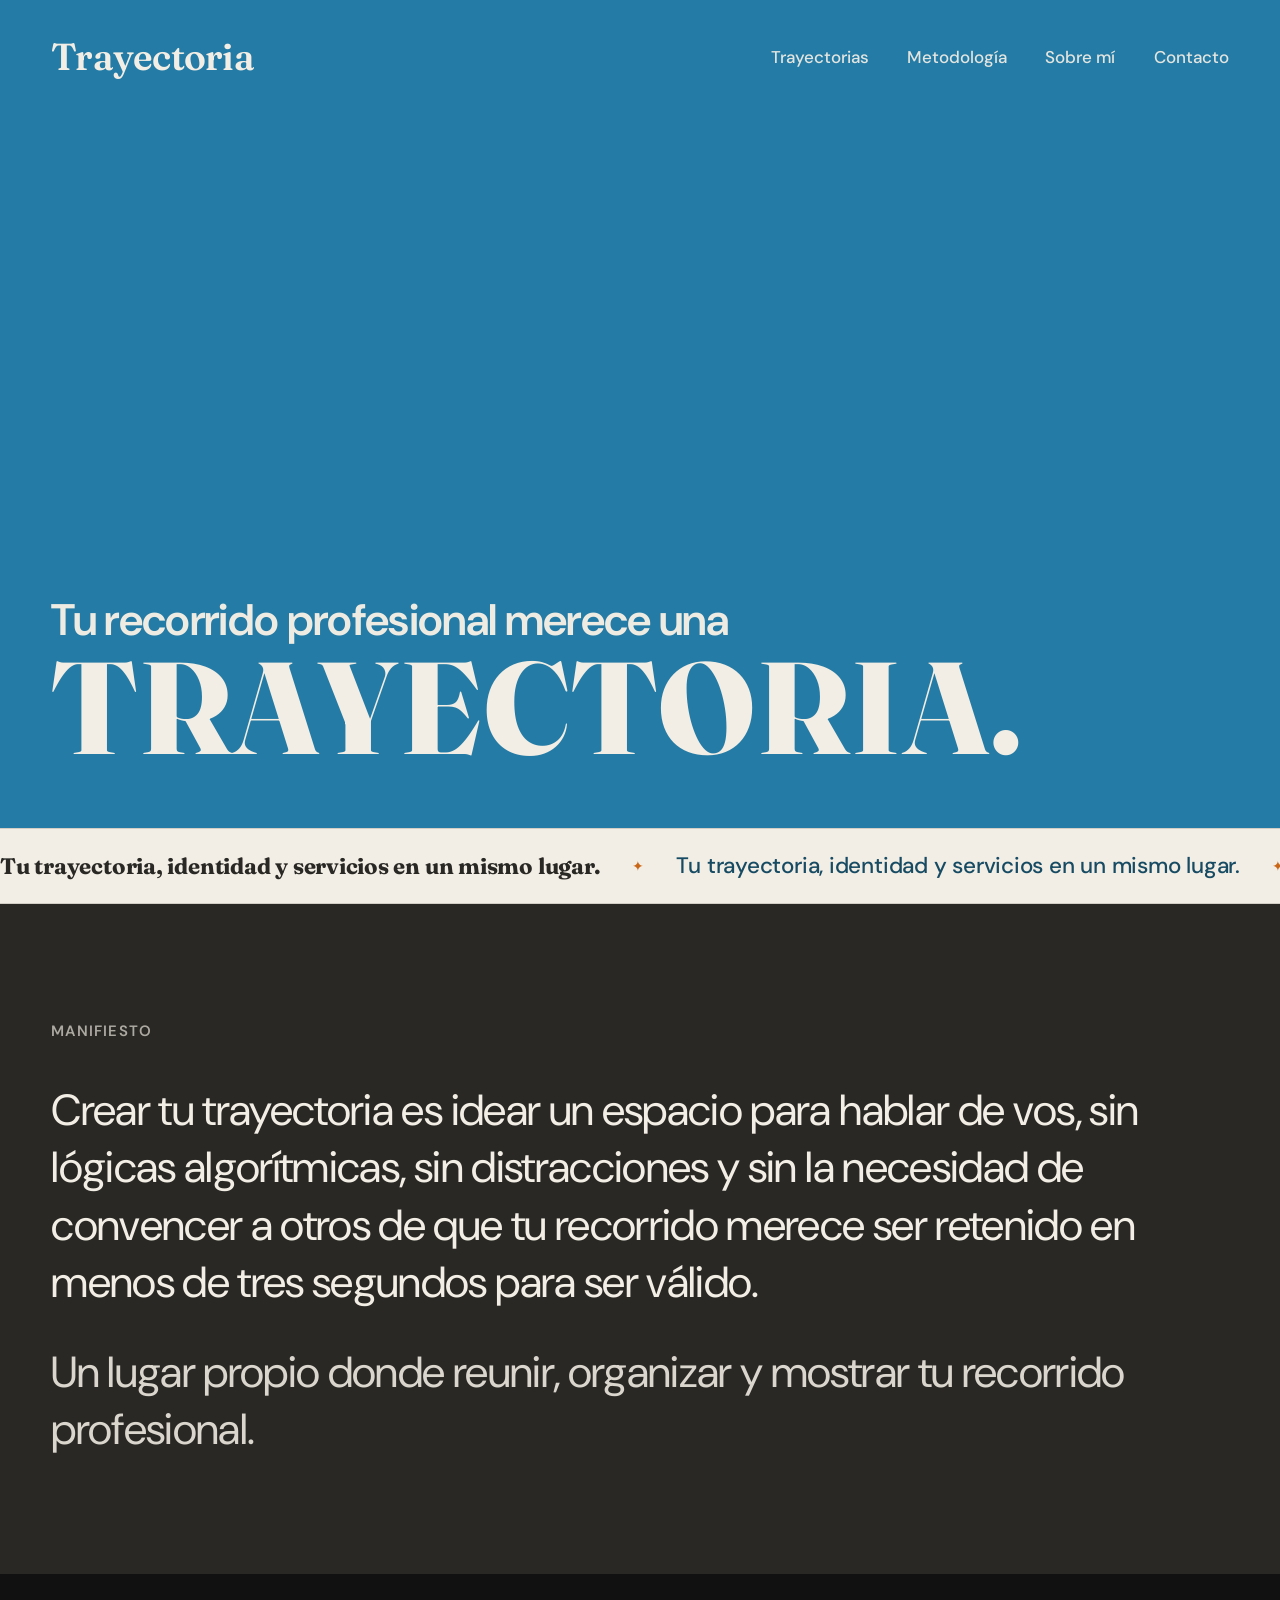
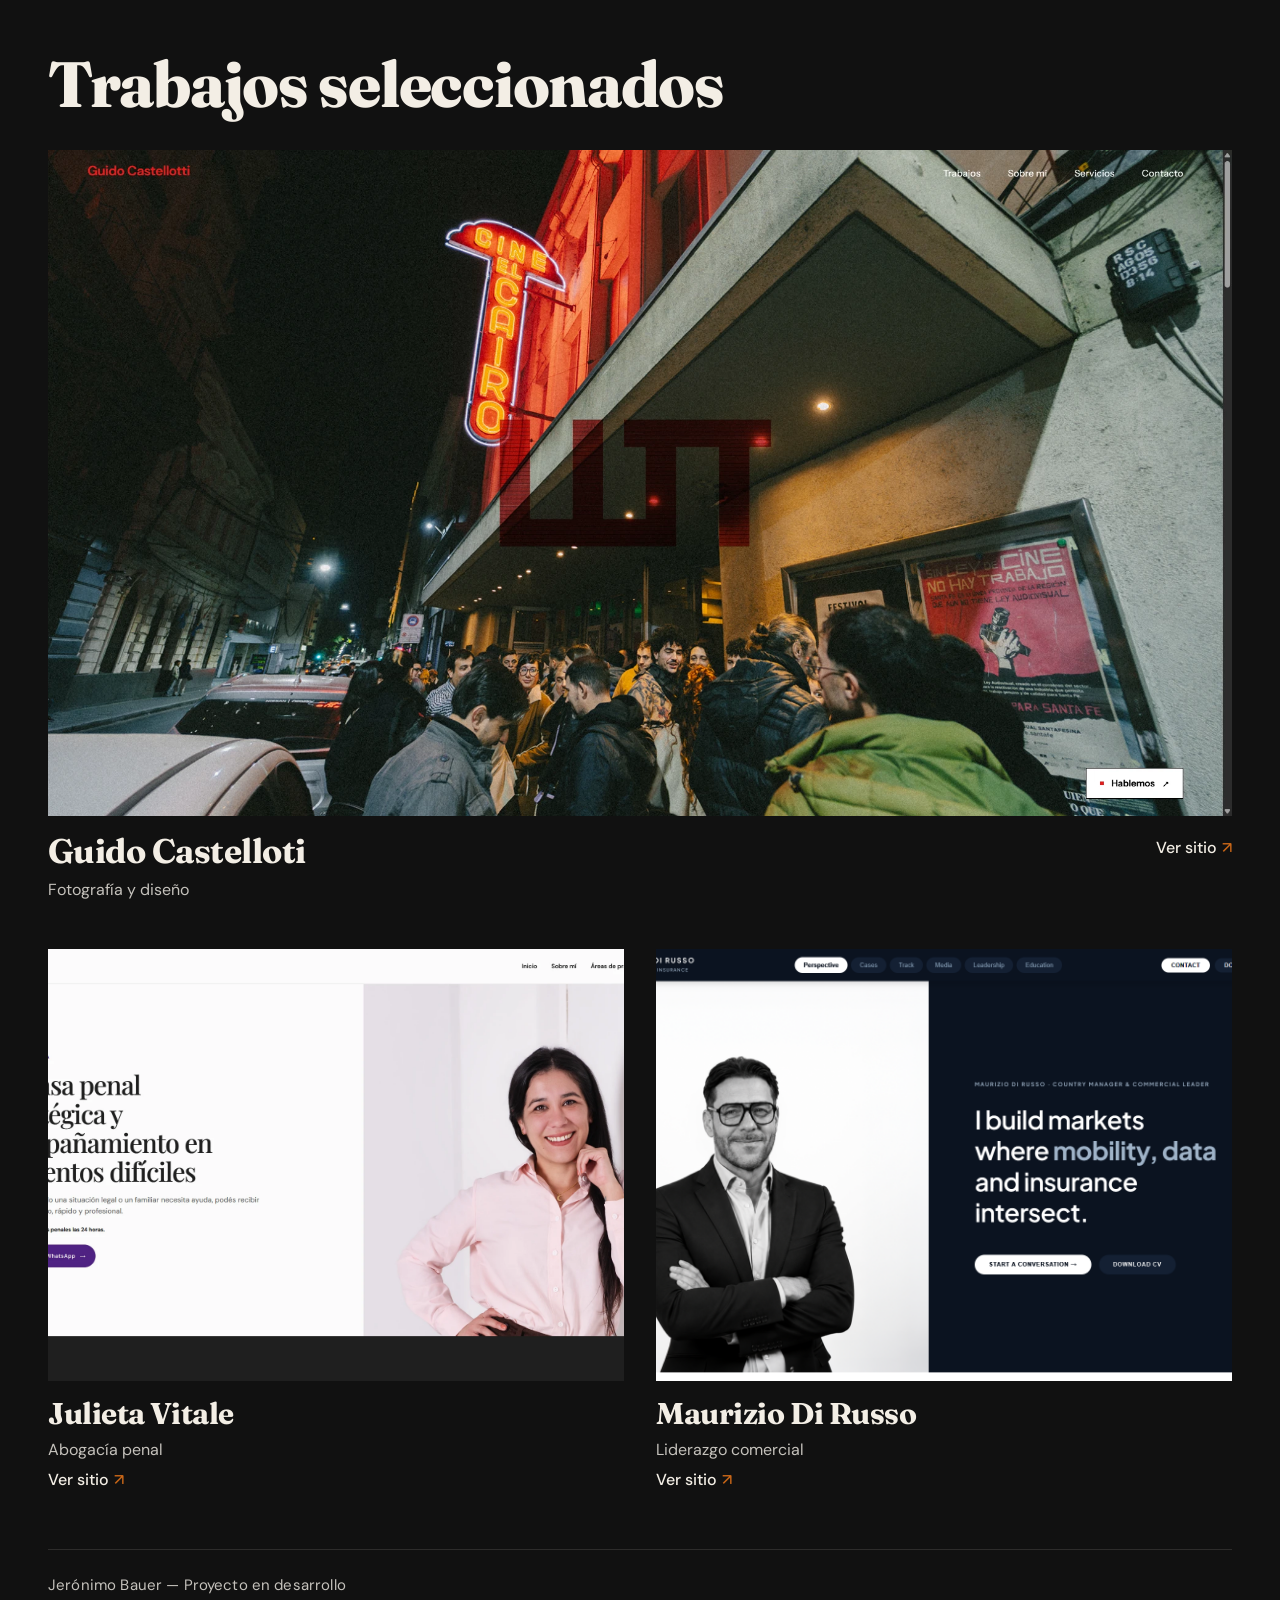
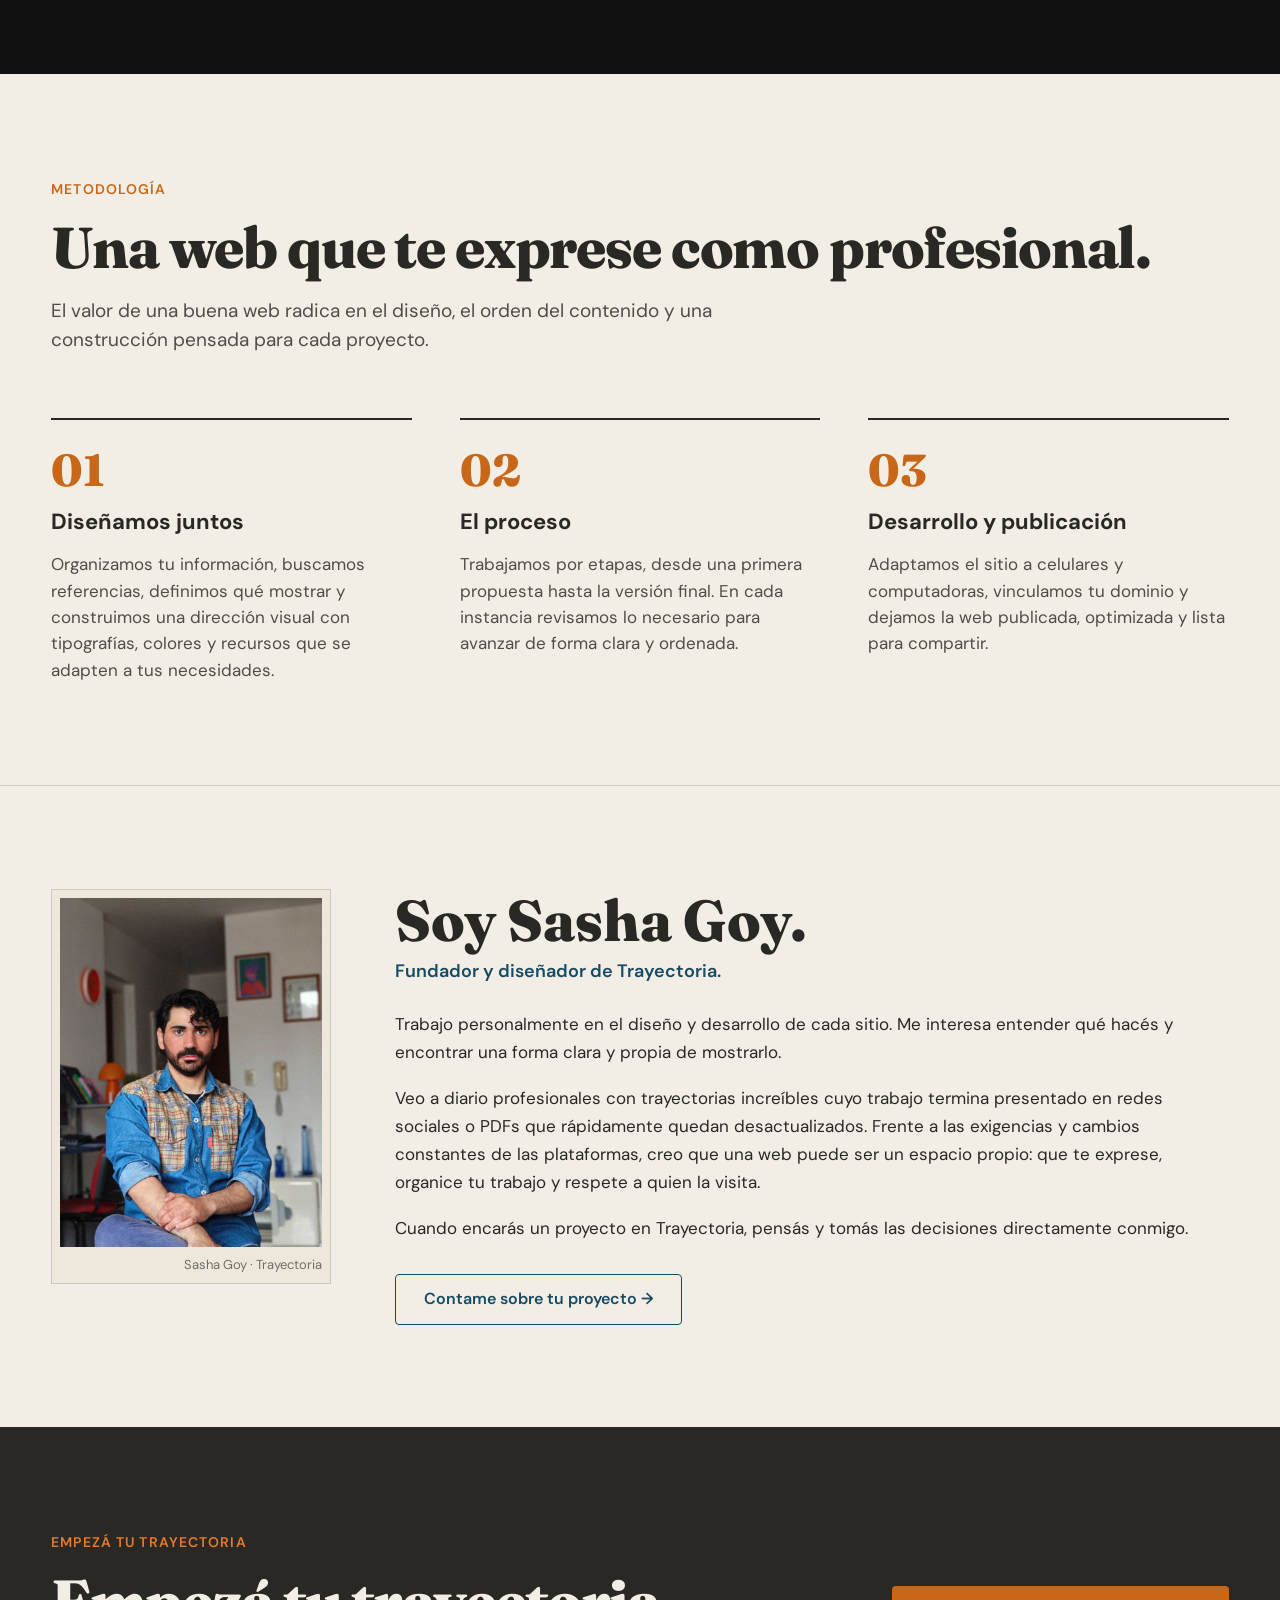
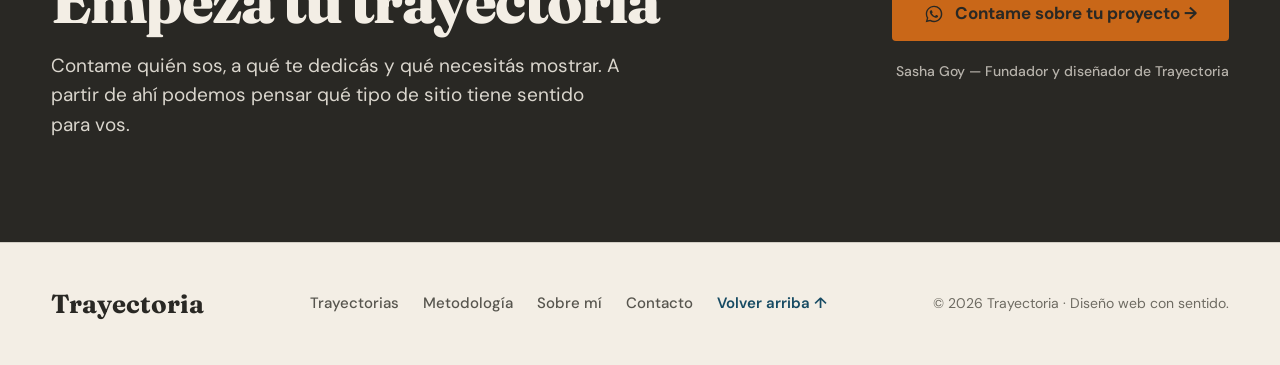
<file: index.html>
<!DOCTYPE html>
<html lang="es">
<head>
  <meta charset="UTF-8">
  <meta name="viewport" content="width=device-width, initial-scale=1.0">
  <title>Trayectoria — Diseño web para trayectorias profesionales</title>
  <meta name="description" content="Tu recorrido profesional merece una web de Trayectoria. Diseño webs que conectan tu identidad y lo que hacés en una presencia digital singular.">

  <!-- Open Graph -->
  <meta property="og:title" content="Trayectoria — Diseño web para trayectorias profesionales">
  <meta property="og:description" content="Tu recorrido profesional merece una web de Trayectoria. Sasha Goy, fundador y diseñador.">
  <meta property="og:type" content="website">
  <meta property="og:image" content="img/sasha-goy.jpg">

  <!-- Favicon tipográfico -->
  <link rel="icon" href="data:image/svg+xml,<svg xmlns='http://www.w3.org/2000/svg' viewBox='0 0 100 100'><rect width='100' height='100' rx='16' fill='%23247BA5'/><text x='50' y='72' font-size='68' font-family='serif' font-weight='bold' fill='%23F3EEE5' text-anchor='middle'>T</text></svg>">

  <!-- Google Fonts: Fraunces (300..900 variable opsz) + DM Sans (400..700 variable) -->
  <link rel="preconnect" href="https://fonts.googleapis.com">
  <link rel="preconnect" href="https://fonts.gstatic.com" crossorigin>
  <link href="https://fonts.googleapis.com/css2?family=DM+Sans:ital,opsz,wght@0,9..40,400..700;1,9..40,400..700&family=Fraunces:ital,opsz,wght@0,9..144,300..900;1,9..144,300..900&display=swap" rel="stylesheet">

  <!-- Hoja de estilos principal -->
  <link rel="stylesheet" href="css/estudio.css?v=2026.editorial.1">
</head>
<body id="top">

  <!-- Enlace accesible para saltar al contenido principal -->
  <a href="#contenido" class="skip-link">Saltar al contenido principal</a>

  <!-- ==================== ENCABEZADO Y HERO (Fondo compartido Denim #247BA5) ==================== -->
  <div class="hero-denim-wrapper">
    
    <!-- Encabezado integrado en la parte superior -->
    <header class="site-header" role="banner">
      <div class="site-container">
        <div class="header-inner">
          
          <!-- Marca en Fraunces serif -->
          <a href="#top" class="brand-link" aria-label="Trayectoria — Volver al inicio">
            <span class="brand-logo">Trayectoria</span>
          </a>

          <!-- Navegación principal -->
          <nav class="header-nav" aria-label="Navegación principal">
            <ul class="nav-list">
              <li><a href="#trayectorias" class="nav-link">Trayectorias</a></li>
              <li><a href="#metodologia" class="nav-link">Metodología</a></li>
              <li><a href="#sobre-mi" class="nav-link">Sobre mí</a></li>
              <li><a href="#contacto" class="nav-link">Contacto</a></li>
            </ul>
          </nav>

          <!-- Botón menú móvil accesible -->
          <button type="button" class="mobile-menu-toggle" aria-label="Abrir menú de navegación" aria-expanded="false" aria-controls="mobile-menu">
            <svg viewBox="0 0 24 24" fill="none" stroke="currentColor" stroke-width="2" stroke-linecap="round" stroke-linejoin="round" aria-hidden="true">
              <line x1="3" y1="12" x2="21" y2="12"></line>
              <line x1="3" y1="6" x2="21" y2="6"></line>
              <line x1="3" y1="18" x2="21" y2="18"></line>
            </svg>
          </button>

        </div>
      </div>
    </header>

    <!-- Menú móvil desplegable -->
    <div id="mobile-menu" class="mobile-menu-drawer" aria-hidden="true">
      <ul class="mobile-nav-list">
        <li><a href="#trayectorias" class="mobile-nav-link">Trayectorias</a></li>
        <li><a href="#metodologia" class="mobile-nav-link">Metodología</a></li>
        <li><a href="#sobre-mi" class="mobile-nav-link">Sobre mí</a></li>
        <li><a href="#contacto" class="mobile-nav-link">Contacto</a></li>
      </ul>
    </div>

    <!-- Sección Hero tipográfica monumental -->
    <section class="section-hero" aria-labelledby="hero-title">
      <div class="site-container hero-container">
        <div class="hero-content">
          <p class="hero-pretitle">Tu recorrido profesional merece una</p>
          <h1 id="hero-title" class="hero-giant-title">TRAYECTORIA.</h1>
        </div>
      </div>
    </section>

  </div>

  <main id="contenido">

    <!-- ==================== FRANJA ANIMADA CONTINUA (Hueso #F3EEE5) ==================== -->
    <section class="ticker-banner" aria-label="Frase de identidad" role="region">
      <div class="ticker-wrap" data-speed="35">
        <div class="ticker-track">
          <!-- Bloque de contenido repetido para bucle 100% continuo sin saltos -->
          <div class="ticker-content" aria-hidden="true">
            <span class="ticker-text font-fraunces text-carbon">Tu trayectoria, identidad y servicios en un mismo lugar.</span>
            <span class="ticker-bullet text-naranja">✦</span>
            <span class="ticker-text font-sans text-azul">Tu trayectoria, identidad y servicios en un mismo lugar.</span>
            <span class="ticker-bullet text-naranja">✦</span>
            <span class="ticker-text font-fraunces text-carbon">Tu trayectoria, identidad y servicios en un mismo lugar.</span>
            <span class="ticker-bullet text-naranja">✦</span>
            <span class="ticker-text font-sans text-azul">Tu trayectoria, identidad y servicios en un mismo lugar.</span>
            <span class="ticker-bullet text-naranja">✦</span>
          </div>
          <div class="ticker-content" aria-hidden="true">
            <span class="ticker-text font-fraunces text-carbon">Tu trayectoria, identidad y servicios en un mismo lugar.</span>
            <span class="ticker-bullet text-naranja">✦</span>
            <span class="ticker-text font-sans text-azul">Tu trayectoria, identidad y servicios en un mismo lugar.</span>
            <span class="ticker-bullet text-naranja">✦</span>
            <span class="ticker-text font-fraunces text-carbon">Tu trayectoria, identidad y servicios en un mismo lugar.</span>
            <span class="ticker-bullet text-naranja">✦</span>
            <span class="ticker-text font-sans text-azul">Tu trayectoria, identidad y servicios en un mismo lugar.</span>
            <span class="ticker-bullet text-naranja">✦</span>
          </div>
        </div>
      </div>
      <p class="visually-hidden">Tu trayectoria, identidad y servicios en un mismo lugar.</p>
    </section>

    <!-- ==================== MANIFIESTO (Fondo carbón #292824 de punta a punta) ==================== -->
    <section class="section-manifesto section-fullbleed" aria-labelledby="manifesto-tag">
      <div class="site-container">
        <div class="manifesto-inner">
          <span id="manifesto-tag" class="manifesto-tag">Manifiesto</span>
          <p class="manifesto-statement">
            Crear tu trayectoria es idear un espacio para hablar de vos, sin lógicas algorítmicas, sin distracciones y sin la necesidad de convencer a otros de que tu recorrido merece ser retenido en menos de tres segundos para ser válido.
          </p>
          <p class="manifesto-statement manifesto-statement-secondary">
            Un lugar propio donde reunir, organizar y mostrar tu recorrido profesional.
          </p>
        </div>
      </div>
    </section>

    <!-- ==================== TRABAJOS SELECCIONADOS (Fondo negro #111111) ==================== -->
    <section class="section-works section-fullbleed" id="trayectorias" aria-labelledby="works-heading">
      <a id="trabajos" class="anchor-alias" aria-hidden="true"></a>
      
      <div class="works-container">
        
        <!-- Encabezado editorial alineado a la izquierda -->
        <header class="works-header">
          <h2 id="works-heading" class="works-title">Trabajos seleccionados</h2>
        </header>

        <!-- Grilla editorial de proyectos -->
        <div class="works-grid">

          <!-- 1. Guido Castelloti (Fila completa panorámica ~16:9) -->
          <article class="work-item work-item--featured">
            <a 
              href="https://trayectoriaweb.github.io/Guido-Castelloti-web/" 
              target="_blank" 
              rel="noopener noreferrer" 
              class="work-media-link"
              aria-label="Ver sitio web de Guido Castelloti — Fotografía y diseño (abre en nueva pestaña)"
            >
              <div class="work-media-frame work-media-frame--featured">
                <picture>
                  <source srcset="img/proyectos/guido-castellotti-hero.webp" type="image/webp">
                  <img 
                    src="img/proyectos/guido-castellotti-hero.png" 
                    alt="Captura del sitio web de Guido Castelloti" 
                    class="work-img" 
                    loading="lazy" 
                    width="1600" 
                    height="900"
                  >
                </picture>
              </div>
            </a>
            
            <div class="work-info work-info--featured">
              <div class="work-info-main">
                <h3 class="work-name">Guido Castelloti</h3>
                <p class="work-activity">Fotografía y diseño</p>
              </div>
              <div class="work-info-action">
                <a 
                  href="https://trayectoriaweb.github.io/Guido-Castelloti-web/" 
                  target="_blank" 
                  rel="noopener noreferrer" 
                  class="work-link"
                >
                  Ver sitio <span class="work-link-arrow" aria-hidden="true">↗</span>
                </a>
              </div>
            </div>
          </article>

          <!-- Fila de 2 columnas para Julieta Vitale y Maurizio Di Russo -->
          <div class="works-row-columns">

            <!-- 2. Julieta Vitale -->
            <article class="work-item">
              <a 
                href="https://angelesgoy.github.io/julieta-vitale-abogada/" 
                target="_blank" 
                rel="noopener noreferrer" 
                class="work-media-link"
                aria-label="Ver sitio web de Julieta Vitale — Abogacía penal (abre en nueva pestaña)"
              >
                <div class="work-media-frame">
                  <picture>
                    <source srcset="img/proyectos/julieta-vitale-hero.webp" type="image/webp">
                    <img 
                      src="img/proyectos/julieta-vitale-hero.png" 
                      alt="Captura del sitio web de Julieta Vitale" 
                      class="work-img" 
                      loading="lazy" 
                      width="1600" 
                      height="900"
                    >
                  </picture>
                </div>
              </a>
              
              <div class="work-info">
                <h3 class="work-name">Julieta Vitale</h3>
                <p class="work-activity">Abogacía penal</p>
                <div class="work-info-action">
                  <a 
                    href="https://angelesgoy.github.io/julieta-vitale-abogada/" 
                    target="_blank" 
                    rel="noopener noreferrer" 
                    class="work-link"
                  >
                    Ver sitio <span class="work-link-arrow" aria-hidden="true">↗</span>
                  </a>
                </div>
              </div>
            </article>

            <!-- 3. Maurizio Di Russo -->
            <article class="work-item">
              <a 
                href="https://angelesgoy.github.io/maurizio-di-russo/" 
                target="_blank" 
                rel="noopener noreferrer" 
                class="work-media-link"
                aria-label="Ver sitio web de Maurizio Di Russo — Liderazgo comercial (abre en nueva pestaña)"
              >
                <div class="work-media-frame">
                  <picture>
                    <source srcset="img/proyectos/maurizio-stage-16x9.png" type="image/png">
                    <img 
                      src="img/proyectos/maurizio-stage-16x9.png" 
                      alt="Captura del sitio web de Maurizio Di Russo" 
                      class="work-img" 
                      loading="lazy" 
                      width="1600" 
                      height="900"
                    >
                  </picture>
                </div>
              </a>
              
              <div class="work-info">
                <h3 class="work-name">Maurizio Di Russo</h3>
                <p class="work-activity">Liderazgo comercial</p>
                <div class="work-info-action">
                  <a 
                    href="https://angelesgoy.github.io/maurizio-di-russo/" 
                    target="_blank" 
                    rel="noopener noreferrer" 
                    class="work-link"
                  >
                    Ver sitio <span class="work-link-arrow" aria-hidden="true">↗</span>
                  </a>
                </div>
              </div>
            </article>

          </div>

        </div>

        <!-- Línea discreta al final para Jerónimo Bauer -->
        <div class="works-dev-note">
          <p class="works-dev-text">Jerónimo Bauer — Proyecto en desarrollo</p>
        </div>

      </div>
    </section>

    <!-- ==================== METODOLOGÍA (Fondo hueso #F3EEE5, estilo anterior de proceso claro y simple) ==================== -->
    <section class="section-process section-fullbleed" id="metodologia" aria-labelledby="metodologia-title">
      <a id="proceso" class="anchor-alias" aria-hidden="true"></a>
      <a id="servicio" class="anchor-alias" aria-hidden="true"></a>
      <div class="site-container">
        
        <header class="process-header">
          <span class="section-tag">Metodología</span>
          <h2 id="metodologia-title" class="process-main-title">
            Una web que te exprese como profesional.
          </h2>
          <p class="process-lead">
            El valor de una buena web radica en el diseño, el orden del contenido y una construcción pensada para cada proyecto.
          </p>
        </header>

        <div class="process-grid-layout">
          
          <div class="process-step-col">
            <span class="process-number">01</span>
            <h3 class="process-step-title">Diseñamos juntos</h3>
            <p class="process-step-desc">
              Organizamos tu información, buscamos referencias, definimos qué mostrar y construimos una dirección visual con tipografías, colores y recursos que se adapten a tus necesidades.
            </p>
          </div>

          <div class="process-step-col">
            <span class="process-number">02</span>
            <h3 class="process-step-title">El proceso</h3>
            <p class="process-step-desc">
              Trabajamos por etapas, desde una primera propuesta hasta la versión final. En cada instancia revisamos lo necesario para avanzar de forma clara y ordenada.
            </p>
          </div>

          <div class="process-step-col">
            <span class="process-number">03</span>
            <h3 class="process-step-title">Desarrollo y publicación</h3>
            <p class="process-step-desc">
              Adaptamos el sitio a celulares y computadoras, vinculamos tu dominio y dejamos la web publicada, optimizada y lista para compartir.
            </p>
          </div>

        </div>

      </div>
    </section>

    <!-- ==================== SOBRE MÍ (Fondo hueso #F3EEE5 con retrato real) ==================== -->
    <section class="section-about section-fullbleed" id="sobre-mi" aria-labelledby="about-title">
      <div class="site-container">
        <div class="about-grid">
          
          <!-- Izquierda: Fotografía original de Sasha Goy -->
          <div class="about-photo-col">
            <div class="about-photo-wrapper">
              <img 
                src="img/sasha-goy.jpg" 
                alt="Fotografía de Sasha Goy, fundador y diseñador de Trayectoria" 
                class="about-portrait"
                width="768"
                height="1024"
                loading="lazy"
              >
              <p class="about-caption">Sasha Goy · Trayectoria</p>
            </div>
          </div>

          <!-- Derecha: Bio editorial -->
          <div class="about-content-col">
            <h2 id="about-title" class="about-title">Soy Sasha Goy.</h2>
            <p class="about-role-tag">Fundador y diseñador de Trayectoria.</p>

            <div class="about-bio-paragraphs">
              <p>
                Trabajo personalmente en el diseño y desarrollo de cada sitio. Me interesa entender qué hacés y encontrar una forma clara y propia de mostrarlo.
              </p>
              <p>
                Veo a diario profesionales con trayectorias increíbles cuyo trabajo termina presentado en redes sociales o PDFs que rápidamente quedan desactualizados. Frente a las exigencias y cambios constantes de las plataformas, creo que una web puede ser un espacio propio: que te exprese, organice tu trabajo y respete a quien la visita.
              </p>
              <p>
                Cuando encarás un proyecto en Trayectoria, pensás y tomás las decisiones directamente conmigo.
              </p>
            </div>

            <div class="about-actions">
              <a href="#contacto" class="btn-secondary">
                Contame sobre tu proyecto →
              </a>
            </div>
          </div>

        </div>
      </div>
    </section>

    <!-- ==================== CONTACTO (Fondo carbón #292824 con acento naranja) ==================== -->
    <section class="section-contact section-fullbleed" id="contacto" aria-labelledby="contact-title">
      <div class="site-container">
        
        <div class="contact-grid">
          
          <!-- Título a la izquierda -->
          <div>
            <span class="contact-subtag">Empezá tu trayectoria</span>
            <h2 id="contact-title" class="contact-title">
              Empezá tu trayectoria
            </h2>
            <p class="contact-lead">
              Contame quién sos, a qué te dedicás y qué necesitás mostrar. A partir de ahí podemos pensar qué tipo de sitio tiene sentido para vos.
            </p>
          </div>

          <!-- Botón de acción hacia WhatsApp -->
          <div class="contact-action-wrapper">
            <a 
              href="https://wa.me/5491123456789?text=Hola%20Sasha,%20estuve%20viendo%20Trayectoria%20y%20me%20gustar%C3%ADa%20conversar%20sobre%20mi%20sitio." 
              class="btn-primary"
              data-whatsapp="true"
              target="_blank" 
              rel="noopener noreferrer"
            >
              <svg width="20" height="20" viewBox="0 0 24 24" fill="currentColor" aria-hidden="true">
                <path d="M12.04 2c-5.46 0-9.91 4.45-9.91 9.91 0 1.75.46 3.45 1.32 4.95L2.05 22l5.25-1.38c1.45.79 3.08 1.21 4.74 1.21 5.46 0 9.91-4.45 9.91-9.91 0-2.65-1.03-5.14-2.9-7.01A9.816 9.816 0 0 0 12.04 2zm0 18.15c-1.49 0-2.95-.4-4.22-1.16l-.3-.18-3.13.82.84-3.05-.2-.31a8.164 8.164 0 0 1-1.25-4.36c0-4.52 3.68-8.2 8.2-8.2 2.19 0 4.25.85 5.8 2.4 1.55 1.55 2.4 3.61 2.4 5.8 0 4.52-3.68 8.2-8.14 8.2zm4.49-6.13c-.25-.12-1.47-.72-1.7-.81-.23-.08-.39-.12-.56.12-.17.25-.64.81-.79.97-.14.17-.29.19-.54.06-.25-.12-1.05-.39-2-1.23-.74-.66-1.24-1.47-1.39-1.72-.14-.25-.02-.38.11-.5.11-.11.25-.29.37-.43.12-.14.17-.25.25-.41.08-.17.04-.31-.02-.43-.06-.12-.56-1.34-.76-1.84-.2-.48-.4-.42-.56-.43h-.47c-.17 0-.43.06-.66.31-.22.25-.86.84-.86 2.05 0 1.21.88 2.38 1 2.54.12.17 1.73 2.64 4.2 3.7.59.25 1.05.41 1.41.52.59.19 1.13.16 1.56.1.48-.07 1.47-.6 1.68-1.18.21-.58.21-1.07.14-1.18-.06-.13-.22-.2-.47-.32z"/>
              </svg>
              <span>Contame sobre tu proyecto →</span>
            </a>

            <span class="contact-motto">Sasha Goy — Fundador y diseñador de Trayectoria</span>
          </div>

        </div>

      </div>
    </section>

  </main>

  <!-- ==================== PIE DE PÁGINA (Fondo hueso #F3EEE5) ==================== -->
  <footer class="site-footer section-fullbleed" role="contentinfo">
    <div class="site-container">
      <div class="footer-row">
        
        <!-- Marca en Fraunces -->
        <a href="#top" class="footer-brand" aria-label="Trayectoria — Volver al inicio">
          Trayectoria
        </a>

        <!-- Enlaces -->
        <ul class="footer-nav">
          <li><a href="#trayectorias" class="footer-link">Trayectorias</a></li>
          <li><a href="#metodologia" class="footer-link">Metodología</a></li>
          <li><a href="#sobre-mi" class="footer-link">Sobre mí</a></li>
          <li><a href="#contacto" class="footer-link">Contacto</a></li>
          <li><a href="#top" class="footer-link footer-top-link">Volver arriba ↑</a></li>
        </ul>

        <div class="footer-copy">
          © 2026 Trayectoria · Diseño web con sentido.
        </div>

      </div>
    </div>
  </footer>

  <!-- Script interactivo principal -->
  <script src="js/estudio.js?v=2026.editorial.1"></script>
</body>
</html>
</file>
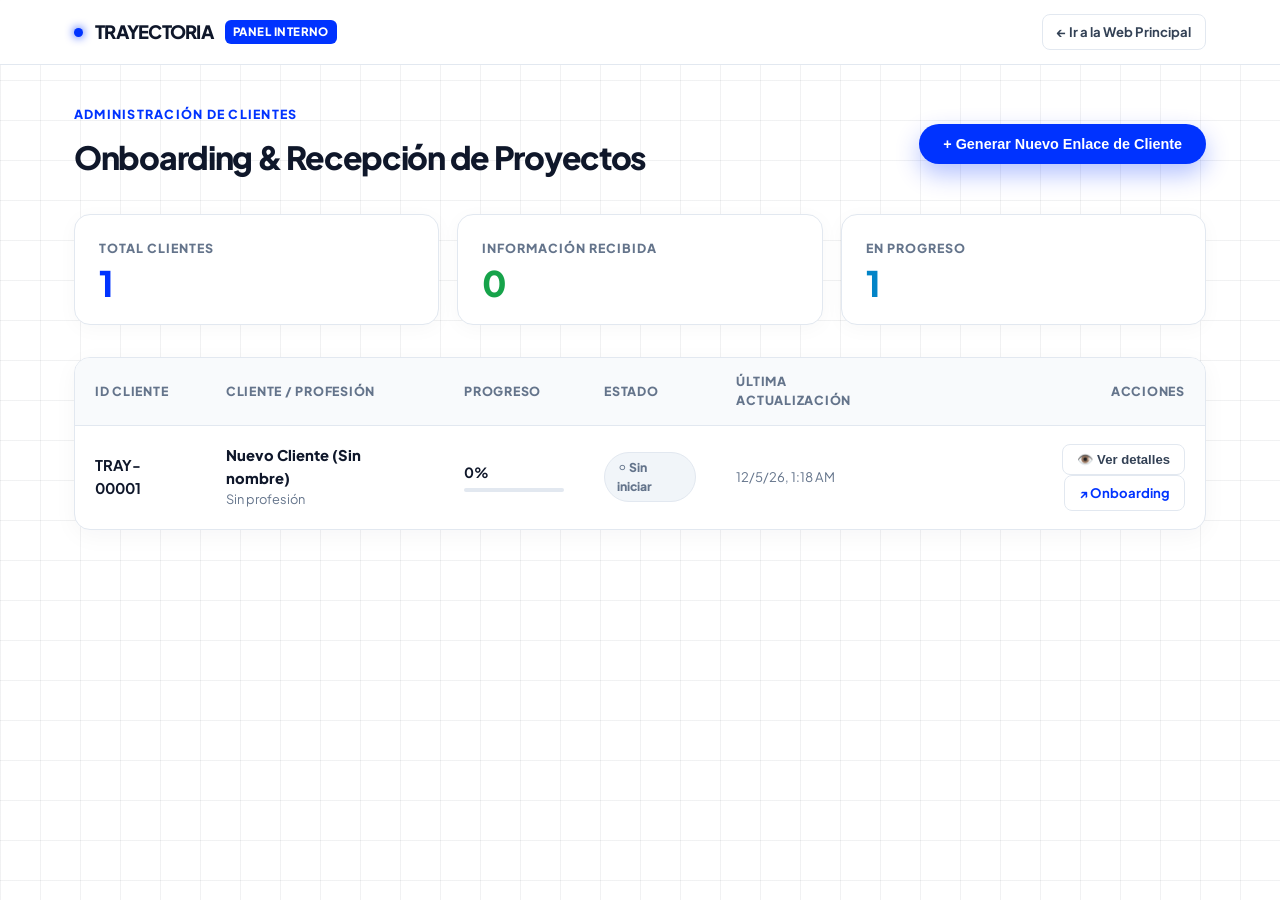
<file: panel.html>
<!DOCTYPE html>
<html lang="es">
<head>
  <meta charset="UTF-8">
  <meta name="viewport" content="width=device-width, initial-scale=1.0">
  <title>Trayectoria — Panel Interno de Clientes & Onboarding</title>
  <meta name="robots" content="noindex, nofollow">

  <!-- Google Fonts: Plus Jakarta Sans -->
  <link rel="preconnect" href="https://fonts.googleapis.com">
  <link rel="preconnect" href="https://fonts.gstatic.com" crossorigin>
  <link href="https://fonts.googleapis.com/css2?family=Plus+Jakarta+Sans:ital,wght@0,400;0,500;0,600;0,700;0,800;0,900;1,400&display=swap" rel="stylesheet">

  <link rel="stylesheet" href="css/onboarding.css?v=2026.12">
  <style>
    .panel-container {
      max-width: 1180px;
      margin: 0 auto;
      padding: 40px 24px 80px 24px;
    }
    .panel-header-row {
      display: flex;
      align-items: center;
      justify-content: space-between;
      margin-bottom: 32px;
      flex-wrap: wrap;
      gap: 16px;
    }
    .panel-title {
      font-size: 2rem;
      font-weight: 900;
      letter-spacing: -0.04em;
      color: #0F172A;
    }
    .panel-stats-grid {
      display: grid;
      grid-template-columns: repeat(auto-fit, minmax(220px, 1fr));
      gap: 18px;
      margin-bottom: 32px;
    }
    .stat-card {
      background: #FFFFFF;
      border: 1px solid var(--border-light);
      border-radius: var(--radius-card);
      padding: 24px;
      box-shadow: 0 4px 20px rgba(15, 23, 42, 0.03);
    }
    .stat-num {
      font-size: 2.2rem;
      font-weight: 900;
      color: var(--klein-blue);
      line-height: 1;
      margin-top: 6px;
    }
    .stat-label {
      font-size: 0.78rem;
      font-weight: 800;
      text-transform: uppercase;
      letter-spacing: 0.08em;
      color: var(--text-muted);
    }

    .client-table-card {
      background: #FFFFFF;
      border: 1px solid var(--border-light);
      border-radius: var(--radius-card);
      overflow: hidden;
      box-shadow: 0 6px 25px rgba(15, 23, 42, 0.04);
    }
    .client-table {
      width: 100%;
      border-collapse: collapse;
      text-align: left;
    }
    .client-table th {
      background: var(--bg-surface);
      padding: 14px 20px;
      font-size: 0.78rem;
      font-weight: 800;
      text-transform: uppercase;
      letter-spacing: 0.06em;
      color: var(--text-muted);
      border-bottom: 1px solid var(--border-light);
    }
    .client-table td {
      padding: 18px 20px;
      border-bottom: 1px solid var(--border-light);
      font-size: 0.92rem;
      color: var(--text-primary);
      vertical-align: middle;
    }
    .client-table tr:last-child td {
      border-bottom: none;
    }
    .client-table tr:hover td {
      background: #F8FAFC;
    }

    .status-badge-panel {
      display: inline-flex;
      align-items: center;
      gap: 6px;
      padding: 5px 12px;
      border-radius: var(--radius-pill);
      font-size: 0.76rem;
      font-weight: 800;
    }
    .status-submitted {
      background: var(--emerald-light);
      color: var(--emerald);
      border: 1px solid var(--emerald-border);
    }
    .status-progress {
      background: var(--klein-blue-light);
      color: var(--klein-blue);
      border: 1px solid var(--klein-blue-border);
    }
    .status-empty {
      background: #F1F5F9;
      color: #64748B;
      border: 1px solid #E2E8F0;
    }

    .btn-action-small {
      padding: 7px 14px;
      border-radius: 8px;
      font-size: 0.82rem;
      font-weight: 700;
      cursor: pointer;
      text-decoration: none;
      display: inline-flex;
      align-items: center;
      gap: 6px;
      border: 1px solid var(--border-light);
      background: #FFFFFF;
      color: var(--text-secondary);
      transition: all 0.15s;
    }
    .btn-action-small:hover {
      border-color: var(--klein-blue);
      color: var(--klein-blue);
      background: var(--klein-blue-light);
    }

    /* Client Detail Drawer / Modal */
    .drawer-modal {
      position: fixed;
      top: 0; left: 0; width: 100vw; height: 100vh;
      background: rgba(15, 23, 42, 0.6);
      backdrop-filter: blur(8px);
      z-index: 2000;
      display: none;
      align-items: center;
      justify-content: flex-end;
    }
    .drawer-modal.active { display: flex; }
    .drawer-content {
      width: 100%;
      max-width: 680px;
      height: 100vh;
      background: #FFFFFF;
      overflow-y: auto;
      padding: 40px 32px;
      box-shadow: -10px 0 40px rgba(0,0,0,0.2);
      animation: drawerSlide 0.3s var(--ease-spring);
    }
    @keyframes drawerSlide {
      from { transform: translateX(100%); }
      to { transform: translateX(0); }
    }
    .detail-section-card {
      background: var(--bg-surface);
      border: 1px solid var(--border-light);
      border-radius: 12px;
      padding: 18px 20px;
      margin-bottom: 16px;
    }
    .detail-section-title {
      font-size: 0.95rem;
      font-weight: 800;
      color: var(--klein-blue);
      margin-bottom: 10px;
      display: flex;
      align-items: center;
      gap: 8px;
    }
    .detail-row {
      display: flex;
      margin-bottom: 8px;
      font-size: 0.88rem;
    }
    .detail-label {
      width: 160px;
      font-weight: 700;
      color: var(--text-muted);
      flex-shrink: 0;
    }
    .detail-val {
      color: var(--text-primary);
      flex: 1;
    }
  </style>
</head>
<body class="onboarding-body">

  <header class="onboarding-topbar">
    <div class="topbar-container" style="max-width: 1180px;">
      <a href="index.html" class="onboarding-brand">
        <span class="brand-dot"></span>
        <span class="brand-title">Trayectoria</span>
        <span class="brand-badge-client" style="background:#0033FF; color:white; border:none;">PANEL INTERNO</span>
      </a>

      <div class="topbar-right">
        <a href="index.html" class="btn-action-small">
          ← Ir a la Web Principal
        </a>
      </div>
    </div>
  </header>

  <main class="panel-container">
    <div class="panel-header-row">
      <div>
        <span class="step-eyebrow">Administración de Clientes</span>
        <h1 class="panel-title">Onboarding & Recepción de Proyectos</h1>
      </div>

      <button type="button" class="btn-welcome-start" id="btnNewClient" style="padding: 12px 24px; font-size: 0.9rem;">
        + Generar Nuevo Enlace de Cliente
      </button>
    </div>

    <!-- Stats -->
    <div class="panel-stats-grid">
      <div class="stat-card">
        <div class="stat-label">Total Clientes</div>
        <div class="stat-num" id="statTotal">0</div>
      </div>
      <div class="stat-card">
        <div class="stat-label">Información Recibida</div>
        <div class="stat-num" style="color: var(--emerald);" id="statSubmitted">0</div>
      </div>
      <div class="stat-card">
        <div class="stat-label">En Progreso</div>
        <div class="stat-num" style="color: #0284C7;" id="statInProgress">0</div>
      </div>
    </div>

    <!-- Client Table -->
    <div class="client-table-card">
      <table class="client-table">
        <thead>
          <tr>
            <th>ID Cliente</th>
            <th>Cliente / Profesión</th>
            <th>Progreso</th>
            <th>Estado</th>
            <th>Última Actualización</th>
            <th style="text-align: right;">Acciones</th>
          </tr>
        </thead>
        <tbody id="clientTableBody">
          <!-- Populated by JS -->
        </tbody>
      </table>
    </div>
  </main>

  <!-- Client Detail Drawer Modal -->
  <div class="drawer-modal" id="clientDrawerModal">
    <div class="drawer-content">
      <div style="display: flex; justify-content: space-between; align-items: flex-start; margin-bottom: 24px; border-bottom: 1px solid var(--border-light); padding-bottom: 18px;">
        <div>
          <span class="brand-badge-client" id="drawerClientId" style="margin-bottom: 6px; display: inline-block;">TRAY-00001</span>
          <h2 style="font-size: 1.5rem; font-weight: 900;" id="drawerClientName">Juan Pérez</h2>
          <span style="font-size: 0.88rem; color: var(--text-muted);" id="drawerClientProfession">Arquitecto</span>
        </div>
        <button type="button" id="btnCloseDrawer" style="background: none; border: none; font-size: 1.5rem; cursor: pointer; color: var(--text-muted);">✕</button>
      </div>

      <div style="margin-bottom: 24px; display: flex; gap: 10px; flex-wrap: wrap;">
        <a id="drawerOpenLink" href="#" target="_blank" class="btn-welcome-start" style="padding: 10px 20px; font-size: 0.85rem; text-decoration: none;">
          🔗 Abrir Onboarding de este cliente ↗
        </a>
        <button type="button" id="btnCopyLink" class="btn-action-small">
          📋 Copiar Link
        </button>
      </div>

      <div id="drawerSectionsContainer">
        <!-- Rendered by JS -->
      </div>
    </div>
  </div>

  <script src="js/onboarding-store.js?v=2026.12"></script>
  <script>
    document.addEventListener('DOMContentLoaded', () => {
      const store = window.TrayectoriaOnboardingStore;
      if (!store) return;

      renderPanel();

      document.getElementById('btnNewClient')?.addEventListener('click', () => {
        const nextNum = store.getClientsIndex().length + 1;
        const newId = 'TRAY-' + String(nextNum).padStart(5, '0');
        const client = store.getClient(newId); // Creates schema
        renderPanel();
        openClientDrawer(newId);
      });

      document.getElementById('btnCloseDrawer')?.addEventListener('click', () => {
        document.getElementById('clientDrawerModal').classList.remove('active');
      });

      document.getElementById('clientDrawerModal')?.addEventListener('click', (e) => {
        if (e.target.id === 'clientDrawerModal') {
          document.getElementById('clientDrawerModal').classList.remove('active');
        }
      });
    });

    function renderPanel() {
      const store = window.TrayectoriaOnboardingStore;
      const clients = store.getAllClients();
      const tbody = document.getElementById('clientTableBody');
      if (!tbody) return;

      tbody.innerHTML = '';

      let submittedCount = 0;
      let inProgressCount = 0;

      clients.forEach(c => {
        const progress = store.calculateProgress(c);
        if (c.status === 'submitted') submittedCount++;
        else inProgressCount++;

        const tr = document.createElement('tr');
        const p = c.personalInfo || {};
        const name = p.nombre ? `${p.nombre} ${p.apellido}` : 'Nuevo Cliente (Sin nombre)';
        const prof = p.profesion || p.nombreProfesional || 'Sin profesión';

        let statusHtml = '';
        if (c.status === 'submitted') {
          statusHtml = `<span class="status-badge-panel status-submitted">✓ Información recibida</span>`;
        } else if (progress > 0) {
          statusHtml = `<span class="status-badge-panel status-progress">⚡ En progreso (${progress}%)</span>`;
        } else {
          statusHtml = `<span class="status-badge-panel status-empty">⚪ Sin iniciar</span>`;
        }

        const dateStr = new Date(c.updatedAt || c.createdAt).toLocaleString([], { dateStyle: 'short', timeStyle: 'short' });

        tr.innerHTML = `
          <td><strong>${c.clientId}</strong></td>
          <td>
            <div style="font-weight:800; color:var(--text-primary);">${name}</div>
            <div style="font-size:0.8rem; color:var(--text-muted);">${prof}</div>
          </td>
          <td>
            <div style="font-weight:700; font-size:0.88rem; margin-bottom:4px;">${progress}%</div>
            <div style="width:100px; height:4px; background:#E2E8F0; border-radius:99px; overflow:hidden;">
              <div style="width:${progress}%; height:100%; background:var(--klein-blue);"></div>
            </div>
          </td>
          <td>${statusHtml}</td>
          <td style="font-size:0.82rem; color:var(--text-muted);">${dateStr}</td>
          <td style="text-align: right;">
            <button type="button" class="btn-action-small" onclick="openClientDrawer('${c.clientId}')">
              👁️ Ver detalles
            </button>
            <a href="onboarding.html?clientId=${c.clientId}" target="_blank" class="btn-action-small" style="color:var(--klein-blue);">
              ↗ Onboarding
            </a>
          </td>
        `;

        tbody.appendChild(tr);
      });

      document.getElementById('statTotal').textContent = clients.length;
      document.getElementById('statSubmitted').textContent = submittedCount;
      document.getElementById('statInProgress').textContent = inProgressCount;
    }

    function openClientDrawer(clientId) {
      const store = window.TrayectoriaOnboardingStore;
      const c = store.getClient(clientId);
      if (!c) return;

      const p = c.personalInfo || {};
      const name = p.nombre ? `${p.nombre} ${p.apellido}` : 'Nuevo Cliente';
      const prof = p.profesion || p.nombreProfesional || 'Sin profesión definida';

      document.getElementById('drawerClientId').textContent = c.clientId;
      document.getElementById('drawerClientName').textContent = name;
      document.getElementById('drawerClientProfession').textContent = prof;

      const onboardingUrl = `${window.location.origin}${window.location.pathname.replace('panel.html', 'onboarding.html')}?clientId=${c.clientId}`;
      document.getElementById('drawerOpenLink').href = `onboarding.html?clientId=${c.clientId}`;
      
      document.getElementById('btnCopyLink').onclick = () => {
        navigator.clipboard.writeText(onboardingUrl).then(() => {
          alert(`Enlace copiado al portapapeles:\n${onboardingUrl}`);
        });
      };

      const container = document.getElementById('drawerSectionsContainer');
      container.innerHTML = `
        <!-- 1. Sobre vos -->
        <div class="detail-section-card">
          <div class="detail-section-title">👤 1. Información Personal</div>
          <div class="detail-row"><span class="detail-label">Nombre en sitio:</span><span class="detail-val"><strong>${p.nombreEnSitio || name}</strong></span></div>
          <div class="detail-row"><span class="detail-label">Profesión / Rubro:</span><span class="detail-val">${p.profesion || '—'}</span></div>
          <div class="detail-row"><span class="detail-label">Especialidad:</span><span class="detail-val">${p.especialidadPrincipal || '—'}</span></div>
          <div class="detail-row"><span class="detail-label">Email:</span><span class="detail-val">${p.email || '—'}</span></div>
          <div class="detail-row"><span class="detail-label">WhatsApp:</span><span class="detail-val">${p.whatsapp || '—'}</span></div>
          <div class="detail-row"><span class="detail-label">Ciudad:</span><span class="detail-val">${p.ciudad || '—'}</span></div>
          <div class="detail-row"><span class="detail-label">Foto profesional:</span><span class="detail-val">${p.fotoStatus === 'upload' ? '✅ Foto subida' : (p.fotoStatus === 'later' ? '⏳ La envía después' : '❌ No tiene')}</span></div>
        </div>

        <!-- 2. Tu historia -->
        <div class="detail-section-card">
          <div class="detail-section-title">📖 2. Historia & Presentación</div>
          <div class="detail-row"><span class="detail-label">Presentación:</span><span class="detail-val" style="line-height:1.5;">${c.history?.presentacionCorta ? `"${c.history.presentacionCorta}"` : '—'}</span></div>
          <div class="detail-row"><span class="detail-label">Experiencias:</span><span class="detail-val">${(c.history?.experiencias || []).map(e => `• <strong>${e.rol}</strong> en ${e.lugar} (${e.anio})`).join('<br>') || '—'}</span></div>
          <div class="detail-row"><span class="detail-label">Formación:</span><span class="detail-val">${(c.history?.formacion || []).map(f => `• <strong>${f.carrera}</strong> — ${f.institucion} (${f.anio})`).join('<br>') || '—'}</span></div>
        </div>

        <!-- 3. Qué hacés -->
        <div class="detail-section-card">
          <div class="detail-section-title">🛠️ 3. Oferta, Servicios & Proyectos</div>
          <div class="detail-row"><span class="detail-label">Servicios:</span><span class="detail-val">${(c.offer?.servicios || []).map(s => `• <strong>${s.nombre}:</strong> ${s.descripcion}`).join('<br>') || '—'}</span></div>
          <div class="detail-row"><span class="detail-label">Especialidades:</span><span class="detail-val">${(c.offer?.especialidades || []).join(', ') || '—'}</span></div>
          <div class="detail-row"><span class="detail-label">Proyectos:</span><span class="detail-val">${(c.offer?.proyectos || []).map(pr => `• <strong>${pr.nombre}</strong> (${pr.anio}): ${pr.descripcion}`).join('<br>') || (c.offer?.hasProjects ? 'Sin proyectos cargados' : 'No seleccionó mostrar proyectos')}</span></div>
        </div>

        <!-- 4. Dónde encontrarte -->
        <div class="detail-section-card">
          <div class="detail-section-title">📍 4. Contacto & Ubicación</div>
          <div class="detail-row"><span class="detail-label">Canal principal:</span><span class="detail-val"><strong>${c.contact?.canalPrincipal?.toUpperCase() || 'WHATSAPP'}</strong></span></div>
          <div class="detail-row"><span class="detail-label">Instagram:</span><span class="detail-val">${c.contact?.instagram || '—'}</span></div>
          <div class="detail-row"><span class="detail-label">LinkedIn:</span><span class="detail-val">${c.contact?.linkedin || '—'}</span></div>
          <div class="detail-row"><span class="detail-label">Web actual:</span><span class="detail-val">${c.contact?.sitioWebActual || '—'}</span></div>
          <div class="detail-row"><span class="detail-label">Ubicación consultorio:</span><span class="detail-val">${c.contact?.mostrarUbicacion ? `${c.contact?.ubicacion?.direccion || ''}, ${c.contact?.ubicacion?.ciudad || ''} (${c.contact?.ubicacion?.pais || ''})` : 'Atención 100% online'}</span></div>
        </div>

        <!-- 5. Estilo -->
        <div class="detail-section-card">
          <div class="detail-section-title">🎨 5. Identidad Visual & Preferencias</div>
          <div class="detail-row"><span class="detail-label">Tiene Logo:</span><span class="detail-val">${c.style?.tieneLogo === 'yes' ? '✅ Sí' : '❌ No tiene'}</span></div>
          <div class="detail-row"><span class="detail-label">Colores preferidos:</span><span class="detail-val">${c.style?.coloresPreferidos || 'A criterio de Trayectoria'}</span></div>
          <div class="detail-row"><span class="detail-label">Vibra / Sensaciones:</span><span class="detail-val"><strong>${(c.style?.sensaciones || []).join(', ') || '—'}</strong></span></div>
          <div class="detail-row"><span class="detail-label">Referencias web:</span><span class="detail-val">${(c.style?.sitiosReferencia || []).map(r => `• <a href="${r.url}" target="_blank">${r.url}</a>: "${r.queTeGusta}"`).join('<br>') || '—'}</span></div>
          <div class="detail-row"><span class="detail-label">Lo que NO quiere:</span><span class="detail-val" style="color:#DC2626;">${c.style?.loQueNoQuiere || '—'}</span></div>
        </div>
      `;

      document.getElementById('clientDrawerModal').classList.add('active');
    }
  </script>
</body>
</html>
</file>
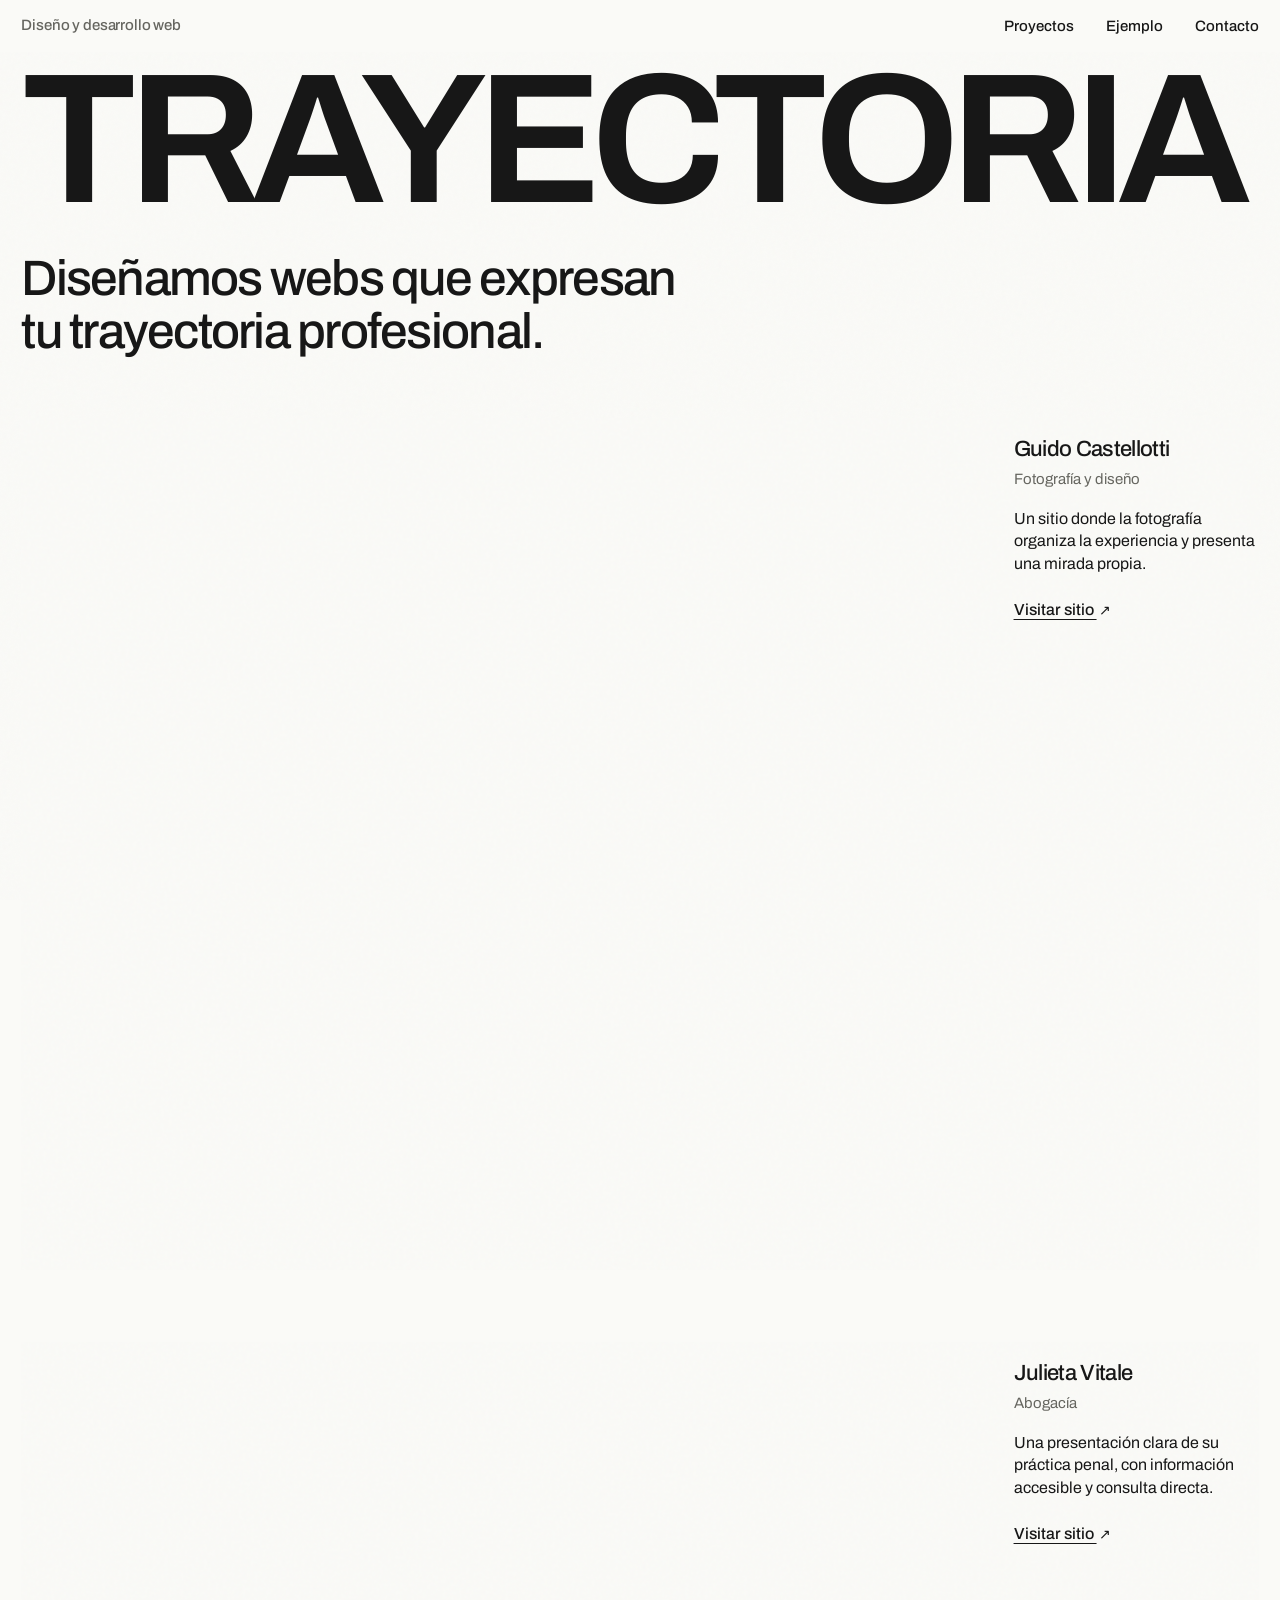
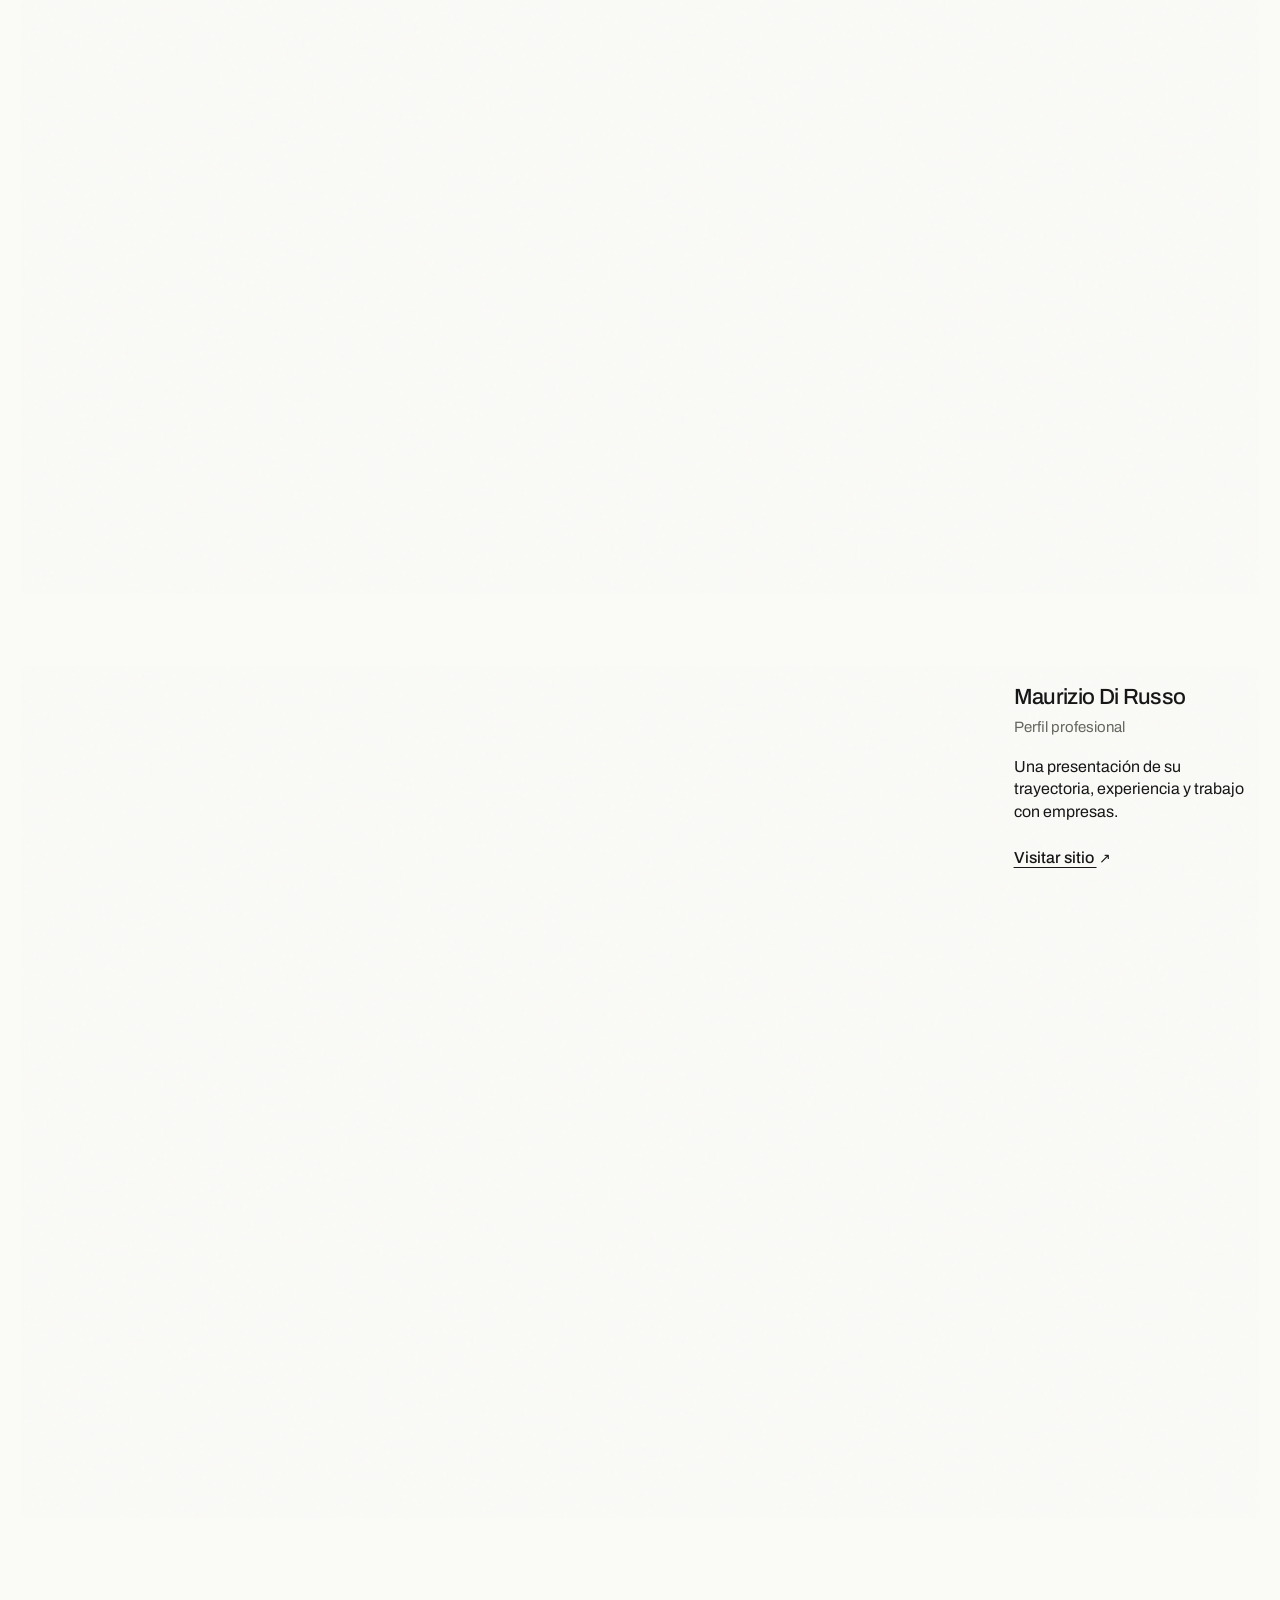
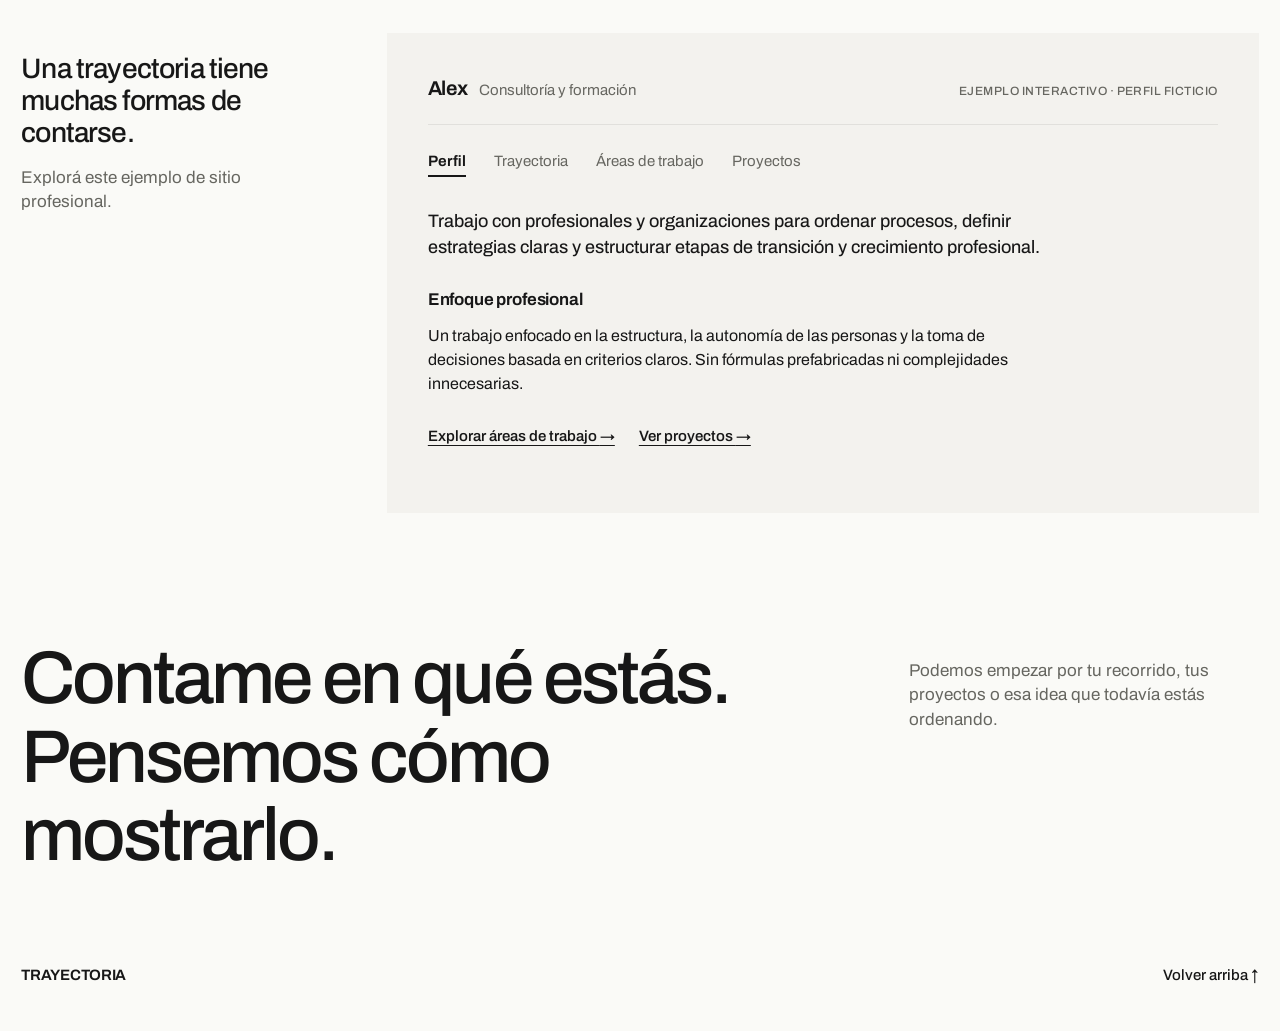
<file: propuesta-b.html>
<!DOCTYPE html>
<html lang="es">
<head>
  <meta charset="UTF-8">
  <meta name="viewport" content="width=device-width, initial-scale=1.0">
  <title>TRAYECTORIA — Propuesta B</title>
  <meta name="description" content="Diseñamos webs que expresan tu trayectoria profesional.">

  <!-- Open Graph -->
  <meta property="og:title" content="TRAYECTORIA — Propuesta B">
  <meta property="og:description" content="Diseñamos webs que expresan tu trayectoria profesional.">
  <meta property="og:type" content="website">

  <!-- Favicon -->
  <link rel="icon" href="data:image/svg+xml,<svg xmlns='http://www.w3.org/2000/svg' viewBox='0 0 100 100'><rect width='100' height='100' fill='%23171717'/><text y='.74em' x='50%' text-anchor='middle' font-size='65' fill='%23fafaf7' font-family='sans-serif' font-weight='700'>T</text></svg>">

  <!-- Tipografía: Archivo Variable (Omnibus-Type) -->
  <link rel="preconnect" href="https://fonts.googleapis.com">
  <link rel="preconnect" href="https://fonts.gstatic.com" crossorigin>
  <link href="https://fonts.googleapis.com/css2?family=Archivo:ital,wdth,wght@0,100,400..700;1,100,400..700&display=swap" rel="stylesheet">

  <!-- Estilos de Propuesta B Evolucionada -->
  <link rel="stylesheet" href="css/propuesta-b.css?v=2026.b.3">
</head>
<body id="top">

  <!-- Capa estática de granulado nativo SVG -->
  <div class="grain-layer" aria-hidden="true"></div>

  <!-- ==================== 1. NAVEGACIÓN DISCRETA (52PX) ==================== -->
  <header class="site-header" role="banner">
    <div class="header-inner">
      <span class="header-descriptor">Diseño y desarrollo web</span>
      <nav class="site-nav" aria-label="Navegación principal">
        <ul class="nav-list">
          <li><a href="#proyectos" class="nav-link">Proyectos</a></li>
          <li><a href="#ejemplo" class="nav-link">Ejemplo</a></li>
          <li><a href="#contacto" class="nav-link">Contacto</a></li>
        </ul>
      </nav>
    </div>
  </header>

  <!-- ==================== CONTENIDO PRINCIPAL ==================== -->
  <main id="contenido">

    <!-- ==================== 2. APERTURA EDITORIAL MONOLÍTICA ==================== -->
    <section class="section-hero" aria-labelledby="hero-phrase">
      
      <!-- Marca de gran escala de margen a margen -->
      <div class="brand-strip" aria-label="TRAYECTORIA">
        <span class="brand-display" id="brand-display" aria-hidden="true">TRAYECTORIA</span>
        <span class="sr-only">TRAYECTORIA</span>
      </div>

      <!-- Frase editorial como bajada directa -->
      <h1 id="hero-phrase" class="hero-editorial-phrase">
        Diseñamos webs que expresan<br class="desk-break">
        tu trayectoria profesional.
      </h1>

    </section>

    <!-- ==================== 3. SECUENCIA DE PROYECTOS (STICKY STACKING) ==================== -->
    <section class="section-projects" id="proyectos" aria-label="Proyectos seleccionados">
      <div class="projects-stack" id="projects-stack">
        
        <!-- PROYECTO 1: GUIDO CASTELLOTTI -->
        <article class="project-sheet" id="proyecto-guido" style="--sheet-index: 1;" aria-labelledby="heading-guido">
          <div class="project-sheet-inner">
            
            <!-- Imagen dominante (cols 1 a 18/19) -->
            <div class="project-media-col">
              <div class="project-media-frame">
                <picture>
                  <source media="(max-width: 900px)" srcset="img/proyectos/guido-castellotti-mob.png">
                  <img 
                    src="img/proyectos/guido-castellotti-hero.png" 
                    alt="Captura real del sitio web de Guido Castellotti — Fotografía y diseño" 
                    class="project-img" 
                    width="1600" 
                    height="900" 
                    loading="eager"
                  >
                </picture>
              </div>
            </div>

            <!-- Ficha lateral pura (cols 20 a 24) -->
            <div class="project-info-col">
              <div class="project-info-content">
                <h2 id="heading-guido" class="project-title">Guido Castellotti</h2>
                <p class="project-rubro">Fotografía y diseño</p>
                <p class="project-desc">
                  Un sitio donde la fotografía organiza la experiencia y presenta una mirada propia.
                </p>
                <div class="project-action">
                  <a 
                    href="https://trayectoriaweb.github.io/Guido-Castelloti-web/" 
                    target="_blank" 
                    rel="noopener noreferrer" 
                    class="project-visit-link"
                  >
                    Visitar sitio <span class="arrow-glyph" aria-hidden="true">↗</span>
                  </a>
                </div>
              </div>
            </div>

          </div>
        </article>

        <!-- PROYECTO 2: JULIETA VITALE -->
        <article class="project-sheet" id="proyecto-julieta" style="--sheet-index: 2;" aria-labelledby="heading-julieta">
          <div class="project-sheet-inner">
            
            <!-- Imagen dominante (cols 1 a 18/19) -->
            <div class="project-media-col">
              <div class="project-media-frame">
                <picture>
                  <source media="(max-width: 900px)" srcset="img/proyectos/julieta-vitale-mob.png">
                  <img 
                    src="img/proyectos/julieta-vitale-hero.png" 
                    alt="Captura real del sitio web de Julieta Vitale — Abogacía penal" 
                    class="project-img" 
                    width="1600" 
                    height="900" 
                    loading="lazy"
                  >
                </picture>
              </div>
            </div>

            <!-- Ficha lateral pura (cols 20 a 24) -->
            <div class="project-info-col">
              <div class="project-info-content">
                <h2 id="heading-julieta" class="project-title">Julieta Vitale</h2>
                <p class="project-rubro">Abogacía</p>
                <p class="project-desc">
                  Una presentación clara de su práctica penal, con información accesible y consulta directa.
                </p>
                <div class="project-action">
                  <a 
                    href="https://angelesgoy.github.io/julieta-vitale-abogada/" 
                    target="_blank" 
                    rel="noopener noreferrer" 
                    class="project-visit-link"
                  >
                    Visitar sitio <span class="arrow-glyph" aria-hidden="true">↗</span>
                  </a>
                </div>
              </div>
            </div>

          </div>
        </article>

        <!-- PROYECTO 3: MAURIZIO DI RUSSO -->
        <article class="project-sheet" id="proyecto-maurizio" style="--sheet-index: 3;" aria-labelledby="heading-maurizio">
          <div class="project-sheet-inner">
            
            <!-- Imagen dominante (cols 1 a 18/19) -->
            <div class="project-media-col">
              <div class="project-media-frame">
                <picture>
                  <source media="(max-width: 900px)" srcset="img/proyectos/maurizio-stage-mob.png">
                  <img 
                    src="img/proyectos/maurizio-stage-16x9.png" 
                    alt="Captura real del sitio web de Maurizio Di Russo — Perfil profesional" 
                    class="project-img" 
                    width="1600" 
                    height="900" 
                    loading="lazy"
                  >
                </picture>
              </div>
            </div>

            <!-- Ficha lateral pura (cols 20 a 24) -->
            <div class="project-info-col">
              <div class="project-info-content">
                <h2 id="heading-maurizio" class="project-title">Maurizio Di Russo</h2>
                <p class="project-rubro">Perfil profesional</p>
                <p class="project-desc">
                  Una presentación de su trayectoria, experiencia y trabajo con empresas.
                </p>
                <div class="project-action">
                  <a 
                    href="https://angelesgoy.github.io/maurizio-di-russo/" 
                    target="_blank" 
                    rel="noopener noreferrer" 
                    class="project-visit-link"
                  >
                    Visitar sitio <span class="arrow-glyph" aria-hidden="true">↗</span>
                  </a>
                </div>
              </div>
            </div>

          </div>
        </article>

      </div>
    </section>

    <!-- ==================== 4. MINIWEB EXPLORABLE ==================== -->
    <section class="section-miniweb" id="ejemplo" aria-labelledby="miniweb-section-title">
      <div class="miniweb-layout-grid">
        
        <!-- Introducción lateral (Cols 1-6) -->
        <aside class="miniweb-intro-col">
          <h2 id="miniweb-section-title" class="miniweb-intro-title">
            Una trayectoria tiene muchas formas de contarse.
          </h2>
          <p class="miniweb-intro-lead">
            Explorá este ejemplo de sitio profesional.
          </p>
        </aside>

        <!-- Superficie de la Miniweb (Cols 8-24) -->
        <div class="miniweb-surface" id="miniweb-container" role="region" aria-label="Ejemplo interactivo de sitio profesional">
          
          <!-- Encabezado de la miniweb -->
          <header class="miniweb-header">
            <div class="miniweb-brand-group">
              <span class="miniweb-name">Alex</span>
              <span class="miniweb-subtitle">Consultoría y formación</span>
            </div>
            <span class="miniweb-tag" aria-label="Aviso de muestra">Ejemplo interactivo · perfil ficticio</span>
          </header>

          <!-- Barra de navegación de la miniweb -->
          <nav class="miniweb-nav" aria-label="Navegación del perfil ficticio">
            <ul class="miniweb-nav-list" role="tablist">
              <li role="presentation">
                <button type="button" class="miniweb-nav-btn is-active" data-view="perfil" role="tab" aria-selected="true" aria-controls="view-perfil" id="tab-perfil">
                  Perfil
                </button>
              </li>
              <li role="presentation">
                <button type="button" class="miniweb-nav-btn" data-view="trayectoria" role="tab" aria-selected="false" aria-controls="view-trayectoria" id="tab-trayectoria">
                  Trayectoria
                </button>
              </li>
              <li role="presentation">
                <button type="button" class="miniweb-nav-btn" data-view="areas" role="tab" aria-selected="false" aria-controls="view-areas" id="tab-areas">
                  Áreas de trabajo
                </button>
              </li>
              <li role="presentation">
                <button type="button" class="miniweb-nav-btn" data-view="proyectos" role="tab" aria-selected="false" aria-controls="view-proyectos" id="tab-proyectos">
                  Proyectos
                </button>
              </li>
            </ul>
          </nav>

          <!-- Contenedor dinámico de vistas -->
          <div class="miniweb-content-wrap" id="miniweb-views">
            
            <!-- VISTA 1: PERFIL -->
            <div class="miniweb-view is-active" id="view-perfil" role="tabpanel" aria-labelledby="tab-perfil">
              <div class="miniweb-body-lead">
                <p class="miniweb-lead-p">
                  Trabajo con profesionales y organizaciones para ordenar procesos, definir estrategias claras y estructurar etapas de transición y crecimiento profesional.
                </p>
              </div>
              <div class="miniweb-body-section">
                <h3 class="miniweb-subheading" tabindex="-1">Enfoque profesional</h3>
                <p class="miniweb-text">
                  Un trabajo enfocado en la estructura, la autonomía de las personas y la toma de decisiones basada en criterios claros. Sin fórmulas prefabricadas ni complejidades innecesarias.
                </p>
              </div>
              <div class="miniweb-internal-links">
                <button type="button" class="miniweb-text-link" data-jump="areas">
                  Explorar áreas de trabajo <span aria-hidden="true">→</span>
                </button>
                <button type="button" class="miniweb-text-link" data-jump="proyectos">
                  Ver proyectos <span aria-hidden="true">→</span>
                </button>
              </div>
            </div>

            <!-- VISTA 2: TRAYECTORIA -->
            <div class="miniweb-view" id="view-trayectoria" role="tabpanel" aria-labelledby="tab-trayectoria" hidden>
              <div class="miniweb-body-section">
                <h3 class="miniweb-subheading" tabindex="-1">Recorrido profesional</h3>
                <div class="miniweb-stages-list">
                  <article class="miniweb-stage-item">
                    <span class="miniweb-stage-year">2022 — Presente</span>
                    <div class="miniweb-stage-content">
                      <h4 class="miniweb-stage-title">Consultoría independiente y facilitación</h4>
                      <p class="miniweb-text">Acompañamiento a profesionales, estudios y equipos en la clarificación de proyectos y esquemas de trabajo sostenibles.</p>
                    </div>
                  </article>
                  <article class="miniweb-stage-item">
                    <span class="miniweb-stage-year">2017 — 2021</span>
                    <div class="miniweb-stage-content">
                      <h4 class="miniweb-stage-title">Dirección de proyectos en organizaciones</h4>
                      <p class="miniweb-text">Coordinación de equipos interdisciplinarios, articulación institucional y diseño de metodologías de trabajo.</p>
                    </div>
                  </article>
                  <article class="miniweb-stage-item">
                    <span class="miniweb-stage-year">2012 — 2016</span>
                    <div class="miniweb-stage-content">
                      <h4 class="miniweb-stage-title">Gestión formativa y programas colaborativos</h4>
                      <p class="miniweb-text">Diseño de talleres y espacios de formación técnica y metodológica para colectivos profesionales.</p>
                    </div>
                  </article>
                </div>
              </div>
            </div>

            <!-- VISTA 3: ÁREAS DE TRABAJO (Índice y sub-vistas) -->
            <div class="miniweb-view" id="view-areas" role="tabpanel" aria-labelledby="tab-areas" hidden>
              
              <!-- Sub-vista índice de áreas -->
              <div class="miniweb-subview is-active" id="subview-areas-index">
                <h3 class="miniweb-subheading" tabindex="-1">Áreas de trabajo</h3>
                <p class="miniweb-text">
                  Tres modalidades principales de intervención según el momento y la necesidad del proyecto:
                </p>
                <div class="miniweb-drill-list">
                  <button type="button" class="miniweb-drill-btn" data-area="estrategia">
                    <span class="miniweb-drill-label">Estrategia</span>
                    <span class="miniweb-drill-arrow" aria-hidden="true">→</span>
                  </button>
                  <button type="button" class="miniweb-drill-btn" data-area="acompanamiento">
                    <span class="miniweb-drill-label">Acompañamiento</span>
                    <span class="miniweb-drill-arrow" aria-hidden="true">→</span>
                  </button>
                  <button type="button" class="miniweb-drill-btn" data-area="formacion">
                    <span class="miniweb-drill-label">Formación</span>
                    <span class="miniweb-drill-arrow" aria-hidden="true">→</span>
                  </button>
                </div>
              </div>

              <!-- Detalle Área 1: Estrategia -->
              <div class="miniweb-subview" id="subview-area-estrategia" hidden>
                <button type="button" class="miniweb-back-btn" data-back="areas">
                  ← Volver a áreas de trabajo
                </button>
                <h3 class="miniweb-detail-title" tabindex="-1">Estrategia</h3>
                <p class="miniweb-text">
                  Definición de prioridades, ordenamiento de objetivos y diseño de rutas de acción realistas para profesionales y equipos.
                </p>
                <p class="miniweb-text-muted">
                  Orientada a momentos donde se necesita poner orden, descartar caminos accesorios y acordar criterios comunes antes de iniciar una etapa de ejecución.
                </p>
              </div>

              <!-- Detalle Área 2: Acompañamiento -->
              <div class="miniweb-subview" id="subview-area-acompanamiento" hidden>
                <button type="button" class="miniweb-back-btn" data-back="areas">
                  ← Volver a áreas de trabajo
                </button>
                <h3 class="miniweb-detail-title" tabindex="-1">Acompañamiento</h3>
                <p class="miniweb-text">
                  Sesiones regulares para evaluar avances, destrabar bloqueos y sostener el ritmo en momentos de transición o crecimiento.
                </p>
                <p class="miniweb-text-muted">
                  Un espacio de trabajo periódico que funciona como interlocución crítica y soporte metodológico para mantener el foco en las prioridades.
                </p>
              </div>

              <!-- Detalle Área 3: Formación -->
              <div class="miniweb-subview" id="subview-area-formacion" hidden>
                <button type="button" class="miniweb-back-btn" data-back="areas">
                  ← Volver a áreas de trabajo
                </button>
                <h3 class="miniweb-detail-title" tabindex="-1">Formación</h3>
                <p class="miniweb-text">
                  Talleres y espacios de aprendizaje orientados a dotar a los equipos de herramientas metodológicas prácticas y aplicables.
                </p>
                <p class="miniweb-text-muted">
                  Encuentros estructurados en torno a problemas concretos, orientados a que el equipo adquiera autonomía conceptual y práctica.
                </p>
              </div>

            </div>

            <!-- VISTA 4: PROYECTOS (Índice y sub-vistas) -->
            <div class="miniweb-view" id="view-proyectos" role="tabpanel" aria-labelledby="tab-proyectos" hidden>
              
              <!-- Sub-vista índice de proyectos -->
              <div class="miniweb-subview is-active" id="subview-proyectos-index">
                <h3 class="miniweb-subheading" tabindex="-1">Proyectos seleccionados</h3>
                <p class="miniweb-text">
                  Ejemplos explícitamente ficticios que muestran cómo se presentan y documentan casos de trabajo:
                </p>
                <div class="miniweb-drill-list">
                  <button type="button" class="miniweb-drill-btn" data-proyecto="reorganizacion">
                    <span class="miniweb-drill-label">Reorganización operativa para un estudio profesional</span>
                    <span class="miniweb-drill-arrow" aria-hidden="true">→</span>
                  </button>
                  <button type="button" class="miniweb-drill-btn" data-proyecto="programa-formativo">
                    <span class="miniweb-drill-label">Programa formativo para equipos en transición</span>
                    <span class="miniweb-drill-arrow" aria-hidden="true">→</span>
                  </button>
                </div>
              </div>

              <!-- Detalle Proyecto 1 -->
              <div class="miniweb-subview" id="subview-proyecto-reorganizacion" hidden>
                <button type="button" class="miniweb-back-btn" data-back="proyectos">
                  ← Volver a proyectos
                </button>
                <h3 class="miniweb-detail-title" tabindex="-1">Reorganización operativa para un estudio profesional</h3>
                <span class="miniweb-detail-tag">Caso ficticio de aplicación</span>
                <div class="miniweb-case-grid">
                  <div class="miniweb-case-block">
                    <h4 class="miniweb-case-label">Contexto</h4>
                    <p class="miniweb-text">Un estudio multidisciplinario que necesitaba ordenar sus flujos de trabajo internos y clarificar responsabilidades entre socios y colaboradores.</p>
                  </div>
                  <div class="miniweb-case-block">
                    <h4 class="miniweb-case-label">Enfoque</h4>
                    <p class="miniweb-text">Diagnóstico cualitativo de procesos y diseño participativo de un esquema operativo simple y comprensible para todos los integrantes.</p>
                  </div>
                  <div class="miniweb-case-block">
                    <h4 class="miniweb-case-label">Aportación</h4>
                    <p class="miniweb-text">Estandarización de etapas de entrega, canales de comunicación unificados y reducción de fricciones cotidianas en la gestión.</p>
                  </div>
                </div>
              </div>

              <!-- Detalle Proyecto 2 -->
              <div class="miniweb-subview" id="subview-proyecto-programa-formativo" hidden>
                <button type="button" class="miniweb-back-btn" data-back="proyectos">
                  ← Volver a proyectos
                </button>
                <h3 class="miniweb-detail-title" tabindex="-1">Programa formativo para equipos en transición</h3>
                <span class="miniweb-detail-tag">Caso ficticio de aplicación</span>
                <div class="miniweb-case-grid">
                  <div class="miniweb-case-block">
                    <h4 class="miniweb-case-label">Contexto</h4>
                    <p class="miniweb-text">Una organización profesional que requería fortalecer habilidades de gestión y facilitación en sus mandos medios.</p>
                  </div>
                  <div class="miniweb-case-block">
                    <h4 class="miniweb-case-label">Enfoque</h4>
                    <p class="miniweb-text">Ciclo modular de seis encuentros prácticos con ejercicios aplicados a problemáticas reales y cotidianas del equipo.</p>
                  </div>
                  <div class="miniweb-case-block">
                    <h4 class="miniweb-case-label">Aportación</h4>
                    <p class="miniweb-text">Adopción de pautas comunes para reuniones de trabajo, delegación efectiva y documentación rigurosa de acuerdos.</p>
                  </div>
                </div>
              </div>

            </div>

          </div>

        </div>

      </div>
    </section>

    <!-- ==================== 5. NUEVO CIERRE ASIMÉTRICO (SIN BLOQUE AZUL) ==================== -->
    <section class="section-closure" id="contacto" aria-labelledby="closure-heading">
      
      <div class="closure-grid">
        
        <!-- Gran titular a la izquierda (Cols 1 a 16) -->
        <div class="closure-title-col">
          <h2 id="closure-heading" class="closure-heading">
            Contame en qué estás.<br>
            Pensemos cómo mostrarlo.
          </h2>
        </div>

        <!-- Nota editorial a la derecha (Cols 18 a 24) -->
        <div class="closure-side-col">
          <p class="closure-note">
            Podemos empezar por tu recorrido, tus proyectos o esa idea que todavía estás ordenando.
          </p>
        </div>

      </div>

      <!-- Pie de página integrado sin línea divisoria -->
      <footer class="site-footer" role="contentinfo">
        <div class="footer-inner">
          <span class="footer-brand">TRAYECTORIA</span>
          <a href="#top" class="footer-back-top">Volver arriba ↑</a>
        </div>
      </footer>

    </section>

  </main>

  <!-- Controlador interactivo de Propuesta B Evolucionada -->
  <script src="js/propuesta-b.js?v=2026.b.3"></script>
</body>
</html>
</file>
<file: css/estudio.css>
/* ==========================================================================
   TRAYECTORIA WEB — REDISEÑO: "TALLER EDITORIAL EXPRESIVO"
   Dirección de arte: Tipografía monumental, plenos de color de punta a punta,
   composición gráfica asimétrica y franjas interactivas estilo henry.codes.
   Paleta: Hueso (#F3EEE5), Denim (#247BA5), Azul Profundo (#174B63),
           Naranja (#C96718), Carbón (#292824), Blanco (#FFFFFF).
   Tipografías: Fraunces (opsz 9..144, 300..900) + DM Sans (400..700).
   ========================================================================== */

/* 1. Variables de diseño */
:root {
  --color-hueso: #F3EEE5;
  --color-denim: #247BA5;
  --color-azul-profundo: #174B63;
  --color-naranja: #C96718;
  --color-naranja-hover: #B95C12;
  --color-naranja-accent: #E87A28;
  --color-carbon: #292824;
  --color-blanco: #FFFFFF;

  --font-serif: 'Fraunces', Georgia, serif;
  --font-sans: 'DM Sans', -apple-system, BlinkMacSystemFont, "Segoe UI", Roboto, sans-serif;

  --border-hairline-dark: rgba(41, 40, 36, 0.16);
  --border-hairline-light: rgba(243, 238, 229, 0.22);

  --container-max: 1440px;
  --page-padding: clamp(1.25rem, 4vw, 3.5rem);

  --ease-editorial: cubic-bezier(0.16, 1, 0.3, 1);
  --trans-fast: 180ms var(--ease-editorial);
}

/* 2. Reset y base */
*, *::before, *::after {
  box-sizing: border-box;
  margin: 0;
  padding: 0;
}

html {
  scroll-behavior: smooth;
  font-size: 16px;
  -webkit-text-size-adjust: 100%;
}

body {
  background-color: var(--color-hueso);
  color: var(--color-carbon);
  font-family: var(--font-sans);
  line-height: 1.55;
  -webkit-font-smoothing: antialiased;
  -moz-osx-font-smoothing: grayscale;
  overflow-x: hidden;
}

/* Utilidad de accesibilidad */
.visually-hidden {
  position: absolute !important;
  width: 1px !important;
  height: 1px !important;
  padding: 0 !important;
  margin: -1px !important;
  overflow: hidden !important;
  clip: rect(0, 0, 0, 0) !important;
  white-space: nowrap !important;
  border: 0 !important;
}

.skip-link {
  position: absolute;
  top: 1rem;
  left: 1rem;
  background: var(--color-hueso);
  color: var(--color-carbon);
  padding: 0.75rem 1.25rem;
  z-index: 1000;
  font-weight: 600;
  text-decoration: none;
  transform: translateY(-150%);
  transition: transform var(--trans-fast);
}

.skip-link:focus {
  transform: translateY(0);
}

/* Contenedor central elástico */
.site-container {
  width: 100%;
  max-width: var(--container-max);
  margin-left: auto;
  margin-right: auto;
  padding-left: var(--page-padding);
  padding-right: var(--page-padding);
}

.section-fullbleed {
  width: 100%;
  position: relative;
}

a {
  color: inherit;
  text-decoration: none;
  transition: color var(--trans-fast), opacity var(--trans-fast);
}

a:focus-visible, button:focus-visible {
  outline: 2px solid var(--color-hueso);
  outline-offset: 3px;
}

/* ==========================================================================
   3. ENCABEZADO Y HERO (Fondo pleno Azul Denim #247BA5)
   ========================================================================== */
.hero-denim-wrapper {
  background-color: var(--color-denim);
  color: var(--color-hueso);
  min-height: 92vh;
  display: flex;
  flex-direction: column;
  justify-content: space-between;
  position: relative;
  overflow: hidden;
}

.site-header {
  width: 100%;
  padding: clamp(1.5rem, 3vw, 2.5rem) 0;
  position: relative;
  z-index: 100;
}

.site-header .site-container {
  max-width: 100%;
  padding-left: clamp(1.5rem, 4vw, 4.5rem);
  padding-right: clamp(1.5rem, 4vw, 4.5rem);
}

.header-inner {
  display: flex;
  align-items: center;
  justify-content: space-between;
  gap: 2rem;
}

.brand-link {
  display: inline-flex;
  align-items: baseline;
}

.brand-logo {
  font-family: var(--font-serif);
  font-size: clamp(1.85rem, 3vw, 2.35rem);
  font-weight: 600;
  letter-spacing: -0.02em;
  color: var(--color-hueso);
  line-height: 1;
}

.header-nav {
  display: flex;
  align-items: center;
}

.nav-list {
  display: flex;
  list-style: none;
  align-items: center;
  gap: clamp(1.75rem, 3vw, 3rem);
}

.nav-link {
  font-family: var(--font-sans);
  font-size: 1.0625rem;
  font-weight: 500;
  color: var(--color-hueso);
  opacity: 0.92;
  position: relative;
  padding: 0.25rem 0;
}

.nav-link:hover {
  opacity: 1;
}

.nav-link::after {
  content: '';
  position: absolute;
  bottom: -2px;
  left: 0;
  width: 0;
  height: 1.5px;
  background-color: var(--color-hueso);
  transition: width var(--trans-fast);
}

.nav-link:hover::after {
  width: 100%;
}

.mobile-menu-toggle {
  display: none;
  background: none;
  border: 1px solid rgba(243, 238, 229, 0.4);
  border-radius: 4px;
  color: var(--color-hueso);
  padding: 0.5rem 0.65rem;
  cursor: pointer;
}

.mobile-menu-toggle svg {
  width: 22px;
  height: 22px;
  display: block;
}

/* Menú móvil desplegable */
.mobile-menu-drawer {
  display: none;
}

@media (max-width: 820px) {
  .header-nav {
    display: none;
  }

  .mobile-menu-toggle {
    display: inline-flex;
  }

  .mobile-menu-drawer.is-open {
    display: block;
    background-color: var(--color-azul-profundo);
    border-bottom: 2px solid var(--color-hueso);
    padding: 1.5rem var(--page-padding);
  }

  .mobile-nav-list {
    list-style: none;
    display: flex;
    flex-direction: column;
    gap: 1.25rem;
  }

  .mobile-nav-link {
    font-size: 1.25rem;
    font-weight: 500;
    color: var(--color-hueso);
    display: block;
    padding: 0.25rem 0;
  }
}

/* Portada Hero tipográfica monumental */
.section-hero {
  flex: 1;
  display: flex;
  align-items: flex-end;
  padding-top: clamp(4rem, 10vh, 8rem);
  padding-bottom: clamp(3rem, 7vh, 6rem);
}

.hero-container {
  width: 100%;
  max-width: 100%;
  padding-left: clamp(1.5rem, 4vw, 4.5rem);
  padding-right: clamp(1.5rem, 4vw, 4.5rem);
}

.hero-content {
  display: flex;
  flex-direction: column;
  align-items: flex-start;
  max-width: 100%;
}

.hero-pretitle {
  font-family: var(--font-sans);
  font-size: clamp(1.25rem, 3.45vw, 3.85rem);
  font-weight: 600;
  line-height: 1.08;
  color: var(--color-hueso);
  opacity: 0.98;
  margin-bottom: clamp(0.1rem, 0.25vw, 0.35rem);
  letter-spacing: -0.015em;
}

.hero-giant-title {
  font-family: var(--font-serif);
  font-size: clamp(2.25rem, 10.2vw, 12rem);
  font-weight: 800;
  line-height: 0.9;
  letter-spacing: 0.012em;
  color: var(--color-hueso);
  text-transform: uppercase;
  margin: 0;
  white-space: nowrap;
  display: block;
}

/* ==========================================================================
   4. FRANJA ANIMADA CONTINUA (Hueso #F3EEE5, velocidad ~35 px/s)
   ========================================================================== */
.ticker-banner {
  background-color: var(--color-hueso);
  height: clamp(52px, 7vw, 76px);
  overflow: hidden;
  display: flex;
  align-items: center;
  border-top: 1px solid var(--border-hairline-dark);
  border-bottom: 1px solid var(--border-hairline-dark);
  user-select: none;
}

.ticker-wrap {
  width: 100%;
  overflow: hidden;
  white-space: nowrap;
}

.ticker-track {
  display: inline-flex;
  width: max-content;
  animation: tickerContinuous 52s linear infinite;
  will-change: transform;
}

@keyframes tickerContinuous {
  0% { transform: translate3d(0, 0, 0); }
  100% { transform: translate3d(-50%, 0, 0); }
}

.ticker-content {
  display: inline-flex;
  align-items: center;
  gap: clamp(1.5rem, 2.5vw, 2.5rem);
  padding-right: clamp(1.5rem, 2.5vw, 2.5rem);
}

.ticker-text {
  font-size: clamp(1.125rem, 1.75vw, 1.5rem);
  letter-spacing: -0.01em;
  white-space: nowrap;
}

.ticker-text.font-fraunces {
  font-family: var(--font-serif);
  font-weight: 700;
}

.ticker-text.font-sans {
  font-family: var(--font-sans);
  font-weight: 500;
}

.text-carbon {
  color: var(--color-carbon);
}

.text-azul {
  color: var(--color-azul-profundo);
}

.ticker-bullet {
  font-size: 0.85em;
  color: var(--color-naranja);
}

/* ==========================================================================
   5. MANIFIESTO (Fondo carbón #292824 de punta a punta)
   ========================================================================== */
.section-manifesto {
  background-color: var(--color-carbon);
  color: var(--color-hueso);
  padding-top: clamp(4.5rem, 9vw, 8rem);
  padding-bottom: clamp(4.5rem, 9vw, 8rem);
}

.manifesto-inner {
  max-width: 1100px;
}

.manifesto-tag {
  display: inline-block;
  font-family: var(--font-sans);
  font-size: 0.9375rem;
  font-weight: 600;
  text-transform: uppercase;
  letter-spacing: 0.08em;
  color: rgba(243, 238, 229, 0.65);
  margin-bottom: clamp(1.5rem, 3vw, 2.5rem);
}

.manifesto-statement {
  font-family: var(--font-sans);
  font-size: clamp(1.75rem, 3.4vw, 2.75rem);
  font-weight: 400;
  line-height: 1.32;
  color: var(--color-hueso);
  letter-spacing: -0.015em;
  max-width: 100%;
}

.manifesto-statement-secondary {
  margin-top: clamp(1.25rem, 2.5vw, 2.25rem);
  color: rgba(243, 238, 229, 0.88);
}

.manifesto-highlight {
  font-family: var(--font-serif);
  font-style: italic;
  font-weight: 600;
  color: var(--color-naranja-accent);
}

/* ==========================================================================
   6. TRABAJOS SELECCIONADOS (Fondo negro #111111, composición editorial)
   ========================================================================== */
.section-works {
  background-color: #111111;
  color: #F3EEE5;
  padding-top: clamp(3.5rem, 6vw, 5.5rem);
  padding-bottom: clamp(4rem, 6vw, 6.5rem);
  position: relative;
}

.works-container {
  width: 100%;
  max-width: 1280px;
  margin-left: auto;
  margin-right: auto;
  padding-left: 48px;
  padding-right: 48px;
}

@media (max-width: 767px) {
  .works-container {
    padding-left: 20px;
    padding-right: 20px;
  }
}

/* Encabezado: Fraunces, ~64px desktop / ~38px mobile, 32px al primer proyecto */
.works-header {
  margin-bottom: 32px;
}

.works-title {
  font-family: var(--font-serif);
  font-size: 64px;
  font-weight: 800;
  line-height: 1.06;
  letter-spacing: -0.02em;
  color: #F3EEE5;
  margin: 0;
  text-align: left;
}

@media (max-width: 767px) {
  .works-title {
    font-size: 38px;
    line-height: 1.15;
  }
}

/* Grilla de proyectos: editorial, limpia y sin tarjetas con fondos propios ni sombras */
.works-grid {
  display: flex;
  flex-direction: column;
  gap: 48px;
}

@media (max-width: 767px) {
  .works-grid {
    gap: 40px;
  }
}

.work-item {
  display: flex;
  flex-direction: column;
  width: 100%;
}

/* Marco de captura */
.work-media-link {
  display: block;
  width: 100%;
  text-decoration: none;
  cursor: pointer;
  overflow: hidden;
}

.work-media-frame {
  width: 100%;
  aspect-ratio: 4 / 3;
  overflow: hidden;
  background-color: #1a1a18;
}

/* Guido: primera fila completa en 16:9 en escritorio */
.work-media-frame--featured {
  aspect-ratio: 16 / 9;
}

@media (max-width: 767px) {
  .work-media-frame--featured {
    aspect-ratio: 4 / 3;
  }
}

.work-img {
  width: 100%;
  height: 100%;
  object-fit: cover;
  object-position: top center;
  display: block;
  transition: opacity 0.2s ease;
}

.work-media-link:hover .work-img {
  opacity: 0.94;
}

/* Información del proyecto debajo de la imagen (16px separación) */
.work-info {
  margin-top: 16px;
  display: flex;
  flex-direction: column;
  text-align: left;
}

.work-info-main {
  display: flex;
  flex-direction: column;
}

/* Nombre: Fraunces, ~30px */
.work-name {
  font-family: var(--font-serif);
  font-size: 30px;
  font-weight: 700;
  line-height: 1.16;
  letter-spacing: -0.015em;
  color: #F3EEE5;
  margin: 0;
  white-space: normal;
  word-break: normal;
}

.work-item--featured .work-name {
  font-size: 34px;
}

@media (max-width: 767px) {
  .work-name,
  .work-item--featured .work-name {
    font-size: 30px;
  }
}

/* Actividad: DM Sans, 16px, gris claro #C5C2BC, 6-8px de margen */
.work-activity {
  font-family: var(--font-sans);
  font-size: 16px;
  font-weight: 400;
  line-height: 1.4;
  color: #C5C2BC;
  margin: 7px 0 0 0;
}

/* Enlace "Ver sitio ↗": DM Sans, 16px, 6-8px de margen */
.work-info-action {
  margin-top: 7px;
}

.work-link {
  display: inline-flex;
  align-items: center;
  gap: 5px;
  font-family: var(--font-sans);
  font-size: 16px;
  font-weight: 500;
  line-height: 1.4;
  color: #F3EEE5;
  text-decoration: none;
  cursor: pointer;
  transition: color 0.2s ease;
}

.work-link-arrow {
  display: inline-block;
  color: #C96718;
  transition: transform 0.2s cubic-bezier(0.16, 1, 0.3, 1);
}

.work-link:hover {
  color: #FFFFFF;
}

.work-link:hover .work-link-arrow,
.work-item:hover .work-link-arrow {
  transform: translate(3px, -3px);
}

/* En escritorio: Guido tiene nombre/actividad a la izquierda y enlace a la derecha */
@media (min-width: 768px) {
  .work-info--featured {
    flex-direction: row;
    justify-content: space-between;
    align-items: flex-start;
  }

  .work-info--featured .work-info-action {
    margin-top: 4px;
  }

  /* Dos columnas iguales separadas por 32px para Julieta y Maurizio */
  .works-row-columns {
    display: grid;
    grid-template-columns: 1fr 1fr;
    gap: 32px;
  }
}

@media (max-width: 767px) {
  .works-row-columns {
    display: flex;
    flex-direction: column;
    gap: 40px;
  }
}

/* Jerónimo Bauer — Proyecto en desarrollo (línea discreta final) */
.works-dev-note {
  margin-top: clamp(2.5rem, 5vw, 3.5rem);
  padding-top: 24px;
  border-top: 1px solid rgba(243, 238, 229, 0.12);
  text-align: left;
}

.works-dev-text {
  font-family: var(--font-sans);
  font-size: 15px;
  color: #C5C2BC;
  margin: 0;
  letter-spacing: 0.01em;
}

/* ==========================================================================
   7. SERVICIO (Fondo azul profundo #174B63, escala gráfica nueva)
   ========================================================================== */
.section-service {
  background-color: var(--color-azul-profundo);
  color: var(--color-hueso);
  padding-top: clamp(4.5rem, 8vw, 7.5rem);
  padding-bottom: clamp(4.5rem, 8vw, 7.5rem);
}

.service-grid {
  display: grid;
  grid-template-columns: 1fr;
  gap: clamp(2.5rem, 5vw, 5rem);
}

@media (min-width: 900px) {
  .service-grid {
    grid-template-columns: 0.9fr 1.1fr;
  }
}

.service-tag {
  font-family: var(--font-sans);
  font-size: 0.875rem;
  font-weight: 600;
  text-transform: uppercase;
  letter-spacing: 0.08em;
  color: var(--color-naranja-accent);
  display: inline-block;
  margin-bottom: 1.25rem;
}

.service-main-title {
  font-family: var(--font-serif);
  font-size: clamp(2.5rem, 4.75vw, 4.25rem);
  font-weight: 800;
  line-height: 1.08;
  letter-spacing: -0.025em;
  color: var(--color-hueso);
  margin-bottom: 1.5rem;
}

.service-left-lead {
  font-size: 1.125rem;
  line-height: 1.6;
  color: rgba(243, 238, 229, 0.88);
  max-width: 32rem;
}

.service-rows {
  display: flex;
  flex-direction: column;
}

.service-row-item {
  border-top: 1px solid var(--border-hairline-light);
  padding: clamp(1.75rem, 3vw, 2.5rem) 0;
}

.service-row-item:last-child {
  border-bottom: 1px solid var(--border-hairline-light);
}

.service-row-title {
  font-family: var(--font-sans);
  font-size: clamp(1.35rem, 2.2vw, 1.75rem);
  font-weight: 600;
  color: var(--color-hueso);
  display: flex;
  align-items: center;
  gap: 0.75rem;
  margin-bottom: 0.75rem;
}

.service-row-dot {
  width: 8px;
  height: 8px;
  border-radius: 50%;
  background-color: var(--color-naranja);
  display: inline-block;
}

.service-row-desc {
  font-size: 1.0625rem;
  line-height: 1.6;
  color: rgba(243, 238, 229, 0.85);
  max-width: 44rem;
}

/* ==========================================================================
   8. PROCESO (Fondo hueso #F3EEE5)
   ========================================================================== */
.section-process {
  background-color: var(--color-hueso);
  color: var(--color-carbon);
  padding-top: clamp(4.5rem, 8vw, 7.5rem);
  padding-bottom: clamp(4.5rem, 8vw, 7.5rem);
  border-bottom: 1px solid var(--border-hairline-dark);
}

.process-header {
  margin-bottom: clamp(3rem, 5vw, 4.5rem);
}

.section-tag {
  font-family: var(--font-sans);
  font-size: 0.875rem;
  font-weight: 600;
  text-transform: uppercase;
  letter-spacing: 0.08em;
  color: var(--color-naranja);
  display: inline-block;
  margin-bottom: 1rem;
}

.process-main-title {
  font-family: var(--font-serif);
  font-size: clamp(2.5rem, 4.5vw, 4rem);
  font-weight: 800;
  line-height: 1.1;
  letter-spacing: -0.02em;
  color: var(--color-carbon);
  margin-bottom: 1rem;
}

.process-lead {
  font-size: 1.1875rem;
  color: #4f4d46;
  max-width: 42rem;
}

.process-grid-layout {
  display: grid;
  grid-template-columns: 1fr;
  gap: 2.5rem;
}

@media (min-width: 860px) {
  .process-grid-layout {
    grid-template-columns: repeat(3, 1fr);
    gap: 3rem;
  }
}

.process-step-col {
  display: flex;
  flex-direction: column;
  border-top: 2px solid var(--color-carbon);
  padding-top: 1.75rem;
}

.process-number {
  font-family: var(--font-serif);
  font-size: clamp(2.25rem, 3.5vw, 3rem);
  font-weight: 800;
  color: var(--color-naranja);
  line-height: 1;
  margin-bottom: 0.75rem;
}

.process-step-title {
  font-family: var(--font-sans);
  font-size: 1.375rem;
  font-weight: 700;
  color: var(--color-carbon);
  margin-bottom: 0.75rem;
}

.process-step-desc {
  font-size: 1.0625rem;
  color: #4f4d46;
  line-height: 1.55;
}

/* ==========================================================================
   9. SOBRE MÍ (Fondo hueso #F3EEE5, 40/60 con foto real)
   ========================================================================== */
.section-about {
  background-color: var(--color-hueso);
  color: var(--color-carbon);
  padding-top: clamp(4.5rem, 8vw, 7.5rem);
  padding-bottom: clamp(4.5rem, 8vw, 7.5rem);
}

.about-grid {
  display: grid;
  grid-template-columns: 1fr;
  gap: clamp(2rem, 4vw, 4rem);
  align-items: flex-start;
}

@media (min-width: 880px) {
  .about-grid {
    grid-template-columns: clamp(240px, 22vw, 280px) 1fr;
    gap: clamp(3rem, 5vw, 5rem);
    align-items: flex-start;
  }
}

.about-photo-col {
  display: flex;
  justify-content: flex-start;
}

.about-photo-wrapper {
  position: relative;
  width: 100%;
  max-width: 280px;
  border: 1px solid var(--border-hairline-dark);
  background-color: #ede7dc;
  padding: 8px;
}

@media (max-width: 879px) {
  .about-photo-wrapper {
    max-width: 210px;
  }
}

.about-portrait {
  width: 100%;
  height: auto;
  aspect-ratio: 3 / 4;
  object-fit: cover;
  display: block;
}

.about-caption {
  font-family: var(--font-sans);
  font-size: 0.8125rem;
  color: #706e66;
  text-align: right;
  margin-top: 0.5rem;
}

.about-title {
  font-family: var(--font-serif);
  font-size: clamp(2.5rem, 4.5vw, 4rem);
  font-weight: 800;
  color: var(--color-carbon);
  line-height: 1.1;
  margin-bottom: 0.35rem;
}

.about-role-tag {
  font-size: 1.125rem;
  color: var(--color-azul-profundo);
  font-weight: 600;
  margin-bottom: 1.5rem;
  display: block;
}

.about-bio-paragraphs {
  display: flex;
  flex-direction: column;
  gap: 1.125rem;
  font-size: 1.0625rem;
  line-height: 1.65;
  color: var(--color-carbon);
  margin-bottom: 2rem;
}

.btn-secondary {
  display: inline-flex;
  align-items: center;
  justify-content: center;
  gap: 0.5rem;
  background-color: transparent;
  color: var(--color-azul-profundo);
  font-family: var(--font-sans);
  font-size: 1rem;
  font-weight: 600;
  min-height: 48px;
  padding: 0.75rem 1.75rem;
  border-radius: 4px;
  border: 1.5px solid var(--color-azul-profundo);
  text-decoration: none;
  cursor: pointer;
  transition: all var(--trans-fast);
}

.btn-secondary:hover {
  background-color: var(--color-azul-profundo);
  color: var(--color-hueso);
}

/* ==========================================================================
   10. CONTACTO (Fondo carbón #292824 de cierre)
   ========================================================================== */
.section-contact {
  background-color: var(--color-carbon);
  color: var(--color-hueso);
  padding-top: clamp(4.5rem, 8vw, 7.5rem);
  padding-bottom: clamp(4.5rem, 8vw, 7.5rem);
}

.contact-grid {
  display: grid;
  grid-template-columns: 1fr;
  gap: clamp(2rem, 5vw, 4rem);
  align-items: center;
}

@media (min-width: 900px) {
  .contact-grid {
    grid-template-columns: 1.2fr 0.8fr;
  }
}

.contact-subtag {
  font-size: 0.875rem;
  font-weight: 600;
  text-transform: uppercase;
  letter-spacing: 0.08em;
  color: var(--color-naranja-accent);
  display: inline-block;
  margin-bottom: 1rem;
}

.contact-title {
  font-family: var(--font-serif);
  font-size: clamp(2.5rem, 4.75vw, 4.25rem);
  font-weight: 800;
  color: var(--color-hueso);
  line-height: 1.08;
  letter-spacing: -0.025em;
  margin-bottom: 1rem;
}

.contact-lead {
  font-size: 1.1875rem;
  line-height: 1.55;
  color: rgba(243, 238, 229, 0.88);
  max-width: 36rem;
}

.contact-action-wrapper {
  display: flex;
  flex-direction: column;
  align-items: flex-start;
  gap: 1.25rem;
}

@media (min-width: 900px) {
  .contact-action-wrapper {
    align-items: flex-end;
  }
}

.btn-primary {
  display: inline-flex;
  align-items: center;
  justify-content: center;
  gap: 0.65rem;
  background-color: var(--color-naranja);
  color: var(--color-carbon);
  font-family: var(--font-sans);
  font-size: 1.0625rem;
  font-weight: 700;
  min-height: 52px;
  padding: 0.875rem 2rem;
  border-radius: 4px;
  text-decoration: none;
  cursor: pointer;
  border: none;
  transition: all var(--trans-fast);
}

.btn-primary:hover {
  background-color: var(--color-naranja-hover);
  color: var(--color-carbon);
  transform: translateY(-2px);
}

.contact-motto {
  font-size: 0.875rem;
  font-weight: 500;
  color: rgba(243, 238, 229, 0.7);
}

/* ==========================================================================
   11. PIE DE PÁGINA (Hueso #F3EEE5)
   ========================================================================== */
.site-footer {
  background-color: var(--color-hueso);
  color: var(--color-carbon);
  border-top: 1px solid var(--border-hairline-dark);
  padding: 3rem 0;
  font-size: 0.9375rem;
}

.footer-row {
  display: flex;
  flex-direction: column;
  gap: 2rem;
}

@media (min-width: 768px) {
  .footer-row {
    flex-direction: row;
    align-items: center;
    justify-content: space-between;
  }
}

.footer-brand {
  font-family: var(--font-serif);
  font-size: 1.625rem;
  font-weight: 700;
  color: var(--color-carbon);
  text-decoration: none;
  line-height: 1;
}

.footer-nav {
  display: flex;
  list-style: none;
  gap: 1.5rem;
  align-items: center;
  flex-wrap: wrap;
}

.footer-link {
  color: #57554e;
  text-decoration: none;
  font-weight: 500;
}

.footer-link:hover {
  color: var(--color-azul-profundo);
}

.footer-top-link {
  color: var(--color-azul-profundo);
  font-weight: 600;
}

.footer-copy {
  color: #6e6b62;
  font-size: 0.875rem;
}

/* ==========================================================================
   12. ACCESIBILIDAD Y MOVIMIENTO REDUCIDO
   ========================================================================== */
@media (prefers-reduced-motion: reduce) {
  *, *::before, *::after {
    animation-duration: 0.01ms !important;
    animation-iteration-count: 1 !important;
    transition-duration: 0.01ms !important;
    scroll-behavior: auto !important;
  }

  .ticker-track, .project-track {
    animation: none !important;
    transform: none !important;
  }
}
</file>
<file: css/onboarding.css>
/* ==========================================================================
   TRAYECTORIA — Client Onboarding Stylesheet
   Conversational, frictionless, editorial & premium aesthetic
   ========================================================================== */

:root {
  --klein-blue: #0033FF;
  --klein-blue-hover: #0026CC;
  --klein-blue-light: #EBF0FF;
  --klein-blue-border: #C7D7FE;
  --klein-blue-glow: rgba(0, 51, 255, 0.16);

  --bg-page: #FFFFFF;
  --bg-surface: #F8FAFC;
  --bg-card: #FFFFFF;

  --border-light: #E2E8F0;
  --border-focus: #0033FF;
  --grid-line-color: rgba(15, 23, 42, 0.06);

  --text-primary: #0F172A;
  --text-secondary: #334155;
  --text-muted: #64748B;
  --text-dim: #94A3B8;

  --emerald: #16A34A;
  --emerald-light: #DCFCE7;
  --emerald-border: #86EFAC;

  --font-sans: 'Plus Jakarta Sans', system-ui, -apple-system, BlinkMacSystemFont, 'Segoe UI', Roboto, sans-serif;

  --radius-window: 20px;
  --radius-card: 16px;
  --radius-input: 10px;
  --radius-pill: 9999px;

  --ease-spring: cubic-bezier(0.16, 1, 0.3, 1);
}

/* Base resets */
*, *::before, *::after {
  box-sizing: border-box;
  margin: 0;
  padding: 0;
}

body.onboarding-body {
  font-family: var(--font-sans);
  background-color: var(--bg-page);
  color: var(--text-primary);
  line-height: 1.55;
  min-height: 100vh;
  display: flex;
  flex-direction: column;
  background-image:
    linear-gradient(to right, var(--grid-line-color) 1px, transparent 1px),
    linear-gradient(to bottom, var(--grid-line-color) 1px, transparent 1px);
  background-size: 40px 40px;
  -webkit-font-smoothing: antialiased;
}

/* ==========================================================================
   TOP BAR
   ========================================================================== */
.onboarding-topbar {
  position: sticky;
  top: 0;
  z-index: 100;
  background: rgba(255, 255, 255, 0.94);
  backdrop-filter: blur(14px);
  -webkit-backdrop-filter: blur(14px);
  border-bottom: 1px solid var(--border-light);
  padding: 14px 0;
}

.topbar-container {
  max-width: 860px;
  margin: 0 auto;
  padding: 0 24px;
  display: flex;
  align-items: center;
  justify-content: space-between;
}

.onboarding-brand {
  display: flex;
  align-items: center;
  gap: 12px;
  text-decoration: none;
  color: var(--text-primary);
}

.brand-dot {
  width: 9px;
  height: 9px;
  border-radius: 50%;
  background: var(--klein-blue);
  box-shadow: 0 0 10px var(--klein-blue);
}

.brand-title {
  font-size: 1.15rem;
  font-weight: 900;
  letter-spacing: -0.04em;
  text-transform: uppercase;
}

.brand-badge-client {
  font-size: 0.72rem;
  font-weight: 800;
  background: var(--bg-surface);
  border: 1px solid var(--border-light);
  color: var(--text-secondary);
  padding: 3px 8px;
  border-radius: 6px;
  letter-spacing: 0.04em;
}

.topbar-right {
  display: flex;
  align-items: center;
  gap: 14px;
}

.autosave-badge {
  display: inline-flex;
  align-items: center;
  gap: 6px;
  font-size: 0.76rem;
  font-weight: 700;
  color: var(--emerald);
  background: var(--emerald-light);
  border: 1px solid var(--emerald-border);
  padding: 4px 10px;
  border-radius: var(--radius-pill);
  transition: all 0.3s var(--ease-spring);
  opacity: 0.9;
}

.autosave-badge.saving {
  color: var(--klein-blue);
  background: var(--klein-blue-light);
  border-color: var(--klein-blue-border);
}

.autosave-dot {
  width: 6px;
  height: 6px;
  border-radius: 50%;
  background: currentColor;
}

/* ==========================================================================
   PROGRESS BAR
   ========================================================================== */
.onboarding-progress-wrapper {
  background: #FFFFFF;
  border-bottom: 1px solid rgba(226, 232, 240, 0.8);
  padding: 10px 0;
}

.progress-container {
  max-width: 860px;
  margin: 0 auto;
  padding: 0 24px;
}

.progress-header {
  display: flex;
  align-items: center;
  justify-content: space-between;
  margin-bottom: 8px;
}

.progress-step-label {
  font-size: 0.82rem;
  font-weight: 800;
  color: var(--klein-blue);
  letter-spacing: -0.01em;
}

.progress-percentage {
  font-size: 0.78rem;
  font-weight: 700;
  color: var(--text-muted);
}

.progress-track {
  width: 100%;
  height: 6px;
  background: var(--bg-surface);
  border-radius: 999px;
  overflow: hidden;
  position: relative;
}

.progress-fill {
  height: 100%;
  background: var(--klein-blue);
  border-radius: 999px;
  transition: width 0.45s var(--ease-spring);
  box-shadow: 0 0 8px rgba(0, 51, 255, 0.4);
}

/* ==========================================================================
   MAIN ONBOARDING STAGE
   ========================================================================== */
.onboarding-main {
  flex: 1;
  max-width: 860px;
  width: 100%;
  margin: 0 auto;
  padding: 40px 24px 80px 24px;
}

/* Single Step Container */
.onboarding-step-pane {
  display: none;
  animation: stepFadeIn 0.35s var(--ease-spring) forwards;
}

.onboarding-step-pane.active {
  display: block;
}

@keyframes stepFadeIn {
  0% {
    opacity: 0;
    transform: translateY(12px);
  }
  100% {
    opacity: 1;
    transform: translateY(0);
  }
}

/* Step Header */
.step-heading-group {
  margin-bottom: 36px;
}

.step-eyebrow {
  font-size: 0.78rem;
  font-weight: 800;
  text-transform: uppercase;
  letter-spacing: 0.1em;
  color: var(--klein-blue);
  display: block;
  margin-bottom: 8px;
}

.step-main-title {
  font-size: clamp(1.85rem, 3.8vw, 2.45rem);
  font-weight: 900;
  color: var(--text-primary);
  letter-spacing: -0.04em;
  line-height: 1.15;
}

.step-subtitle {
  font-size: 1.02rem;
  color: var(--text-muted);
  margin-top: 8px;
  max-width: 620px;
  line-height: 1.5;
}

/* Conversational Card Groups */
.form-card {
  background: var(--bg-card);
  border: 1px solid var(--border-light);
  border-radius: var(--radius-card);
  padding: 30px;
  margin-bottom: 24px;
  box-shadow: 0 4px 20px rgba(15, 23, 42, 0.03);
  transition: border-color 0.2s, box-shadow 0.2s;
}

.form-card:hover {
  border-color: #CBD5E1;
  box-shadow: 0 8px 25px rgba(15, 23, 42, 0.05);
}

.form-card-title {
  font-size: 1.15rem;
  font-weight: 800;
  letter-spacing: -0.02em;
  color: var(--text-primary);
  margin-bottom: 6px;
  display: flex;
  align-items: center;
  gap: 8px;
}

.form-card-hint {
  font-size: 0.88rem;
  color: var(--text-muted);
  margin-bottom: 20px;
  line-height: 1.45;
}

/* Fields & Grid Layouts */
.field-grid-2 {
  display: grid;
  grid-template-columns: 1fr 1fr;
  gap: 18px;
}

.field-grid-3 {
  display: grid;
  grid-template-columns: repeat(3, 1fr);
  gap: 16px;
}

.form-field {
  display: flex;
  flex-direction: column;
  gap: 6px;
  margin-bottom: 18px;
}

.form-field:last-child {
  margin-bottom: 0;
}

.form-label {
  font-size: 0.85rem;
  font-weight: 700;
  color: var(--text-secondary);
  display: flex;
  align-items: center;
  gap: 6px;
}

.form-label-required {
  color: #EF4444;
}

.form-label-optional {
  font-size: 0.75rem;
  color: var(--text-dim);
  font-weight: 600;
}

/* Text Inputs & Textareas */
.form-input,
.form-textarea,
.form-select {
  font-family: inherit;
  font-size: 0.95rem;
  color: var(--text-primary);
  background: #FFFFFF;
  border: 1.5px solid var(--border-light);
  border-radius: var(--radius-input);
  padding: 12px 16px;
  outline: none;
  transition: all 0.2s;
  width: 100%;
}

.form-input:focus,
.form-textarea:focus,
.form-select:focus {
  border-color: var(--klein-blue);
  box-shadow: 0 0 0 3px var(--klein-blue-light);
}

.form-input::placeholder,
.form-textarea::placeholder {
  color: var(--text-dim);
}

.form-textarea {
  min-height: 110px;
  resize: vertical;
  line-height: 1.5;
}

/* ==========================================================================
   DYNAMIC LISTS (Experiencias, Formación, Servicios, Proyectos)
   ========================================================================== */
.dynamic-items-container {
  display: flex;
  flex-direction: column;
  gap: 14px;
  margin-bottom: 16px;
}

.dynamic-item-card {
  background: var(--bg-surface);
  border: 1px solid var(--border-light);
  border-radius: 12px;
  padding: 18px 20px;
  position: relative;
  transition: all 0.2s;
}

.dynamic-item-card:hover {
  border-color: #CBD5E1;
  background: #FFFFFF;
}

.dynamic-item-top {
  display: flex;
  align-items: center;
  justify-content: space-between;
  margin-bottom: 12px;
}

.dynamic-item-badge {
  font-size: 0.72rem;
  font-weight: 800;
  text-transform: uppercase;
  color: var(--klein-blue);
  background: var(--klein-blue-light);
  padding: 3px 8px;
  border-radius: 4px;
}

.btn-remove-item {
  background: none;
  border: none;
  cursor: pointer;
  color: #EF4444;
  font-size: 0.8rem;
  font-weight: 700;
  padding: 4px 8px;
  border-radius: 6px;
  transition: background 0.15s;
  display: inline-flex;
  align-items: center;
  gap: 4px;
}

.btn-remove-item:hover {
  background: #FEE2E2;
}

.btn-add-item {
  background: #FFFFFF;
  border: 1.5px dashed var(--klein-blue);
  color: var(--klein-blue);
  padding: 12px 20px;
  border-radius: 10px;
  font-family: inherit;
  font-size: 0.9rem;
  font-weight: 800;
  cursor: pointer;
  display: inline-flex;
  align-items: center;
  justify-content: center;
  gap: 8px;
  width: 100%;
  transition: all 0.2s var(--ease-spring);
}

.btn-add-item:hover {
  background: var(--klein-blue-light);
  transform: translateY(-1px);
}

/* ==========================================================================
   CHOICE BUTTONS, PILLS & CHIPS
   ========================================================================== */
.choice-pill-group {
  display: flex;
  flex-wrap: wrap;
  gap: 10px;
}

.choice-pill {
  padding: 10px 18px;
  border: 1.5px solid var(--border-light);
  border-radius: var(--radius-pill);
  font-size: 0.88rem;
  font-weight: 700;
  color: var(--text-secondary);
  background: #FFFFFF;
  cursor: pointer;
  user-select: none;
  transition: all 0.2s var(--ease-spring);
  display: inline-flex;
  align-items: center;
  gap: 8px;
}

.choice-pill:hover {
  border-color: var(--klein-blue);
  color: var(--klein-blue);
  background: var(--klein-blue-light);
}

.choice-pill.selected {
  border-color: var(--klein-blue);
  background: var(--klein-blue);
  color: #FFFFFF;
  box-shadow: 0 4px 12px rgba(0, 51, 255, 0.25);
}

/* Segmented Options (Radio Cards) */
.segmented-card-group {
  display: grid;
  grid-template-columns: repeat(auto-fit, minmax(200px, 1fr));
  gap: 12px;
}

.segmented-card {
  border: 1.5px solid var(--border-light);
  border-radius: 12px;
  padding: 16px;
  cursor: pointer;
  background: #FFFFFF;
  transition: all 0.2s var(--ease-spring);
  display: flex;
  align-items: flex-start;
  gap: 12px;
  user-select: none;
}

.segmented-card:hover {
  border-color: #CBD5E1;
}

.segmented-card.selected {
  border-color: var(--klein-blue);
  background: var(--klein-blue-light);
}

.segmented-radio-circle {
  width: 18px;
  height: 18px;
  border-radius: 50%;
  border: 2px solid var(--border-light);
  margin-top: 2px;
  flex-shrink: 0;
  display: flex;
  align-items: center;
  justify-content: center;
  transition: all 0.2s;
}

.segmented-card.selected .segmented-radio-circle {
  border-color: var(--klein-blue);
  background: var(--klein-blue);
}

.segmented-card.selected .segmented-radio-circle::after {
  content: '';
  width: 6px;
  height: 6px;
  border-radius: 50%;
  background: #FFFFFF;
}

/* Color Palette Grid & Picker */
.color-picker-grid {
  display: grid;
  grid-template-columns: repeat(auto-fill, minmax(140px, 1fr));
  gap: 10px;
  margin-top: 14px;
}

.color-option-card {
  display: flex;
  align-items: center;
  gap: 10px;
  padding: 8px 12px;
  border-radius: 12px;
  border: 1.5px solid var(--border-light);
  background: #FFFFFF;
  cursor: pointer;
  transition: all 0.2s cubic-bezier(0.16, 1, 0.3, 1);
  user-select: none;
  position: relative;
}

.color-option-card:hover {
  border-color: #94A3B8;
  transform: translateY(-1px);
  box-shadow: 0 4px 12px rgba(0, 0, 0, 0.04);
}

.color-option-card.selected {
  border-color: var(--klein-blue);
  background: #EFF6FF;
  box-shadow: 0 0 0 1px var(--klein-blue), 0 4px 12px rgba(0, 51, 255, 0.08);
}

.color-option-box {
  width: 24px;
  height: 24px;
  border-radius: 8px;
  border: 1px solid rgba(0, 0, 0, 0.12);
  flex-shrink: 0;
  display: flex;
  align-items: center;
  justify-content: center;
  position: relative;
}

.color-option-check {
  display: none;
  color: #FFFFFF;
  font-size: 11px;
  font-weight: 900;
  text-shadow: 0 1px 2px rgba(0,0,0,0.6);
}

.color-option-card.selected .color-option-check {
  display: block;
}

.color-option-info {
  display: flex;
  flex-direction: column;
  min-width: 0;
  line-height: 1.25;
}

.color-option-name {
  font-size: 0.8rem;
  font-weight: 700;
  color: var(--text-primary);
  white-space: nowrap;
  overflow: hidden;
  text-overflow: ellipsis;
}

.color-option-hex {
  font-size: 0.68rem;
  font-family: var(--font-mono, monospace);
  color: var(--text-muted);
  font-weight: 600;
}

/* Custom Color Picker Button */
.custom-color-card {
  display: inline-flex;
  align-items: center;
  gap: 10px;
  padding: 8px 14px;
  border-radius: 12px;
  border: 1.5px dashed var(--klein-blue);
  background: #F8FAFC;
  cursor: pointer;
  transition: all 0.2s;
  position: relative;
}

.custom-color-card:hover {
  background: #EFF6FF;
}

.custom-color-card input[type="color"] {
  position: absolute;
  opacity: 0;
  width: 100%;
  height: 100%;
  top: 0;
  left: 0;
  cursor: pointer;
}

/* Upload dropzone mockup */
.upload-dropzone {
  border: 2px dashed #CBD5E1;
  border-radius: 14px;
  padding: 24px 20px;
  text-align: center;
  background: var(--bg-surface);
  cursor: pointer;
  transition: all 0.2s;
  position: relative;
}

.upload-dropzone:hover {
  border-color: var(--klein-blue);
  background: var(--klein-blue-light);
}

.upload-dropzone input[type="file"] {
  position: absolute;
  top: 0; left: 0; width: 100%; height: 100%;
  opacity: 0;
  cursor: pointer;
}

.upload-preview-card {
  display: flex;
  align-items: center;
  gap: 14px;
  padding: 12px 16px;
  background: #FFFFFF;
  border: 1px solid var(--border-light);
  border-radius: 10px;
  margin-top: 12px;
}

.upload-preview-thumb {
  width: 48px;
  height: 48px;
  border-radius: 8px;
  object-fit: cover;
  background: #E2E8F0;
}

/* ==========================================================================
   NAVIGATION BAR (Next / Back Buttons)
   ========================================================================== */
.onboarding-nav-bar {
  display: flex;
  align-items: center;
  justify-content: space-between;
  margin-top: 40px;
  padding-top: 24px;
  border-top: 1px solid var(--border-light);
}

.btn-onboarding-back {
  background: #FFFFFF;
  border: 1.5px solid var(--border-light);
  color: var(--text-secondary);
  font-family: inherit;
  font-size: 0.95rem;
  font-weight: 700;
  padding: 14px 26px;
  border-radius: var(--radius-pill);
  cursor: pointer;
  transition: all 0.2s var(--ease-spring);
  display: inline-flex;
  align-items: center;
  gap: 8px;
}

.btn-onboarding-back:hover {
  border-color: #94A3B8;
  background: var(--bg-surface);
}

.btn-onboarding-next {
  background: var(--klein-blue);
  border: none;
  color: #FFFFFF;
  font-family: inherit;
  font-size: 1rem;
  font-weight: 800;
  padding: 14px 34px;
  border-radius: var(--radius-pill);
  cursor: pointer;
  transition: all 0.2s var(--ease-spring);
  display: inline-flex;
  align-items: center;
  gap: 10px;
  box-shadow: 0 4px 18px rgba(0, 51, 255, 0.28);
}

.btn-onboarding-next:hover {
  background: var(--klein-blue-hover);
  transform: translateY(-2px);
  box-shadow: 0 8px 24px rgba(0, 51, 255, 0.35);
}

.btn-onboarding-next:disabled {
  opacity: 0.6;
  cursor: not-allowed;
  transform: none;
}

/* ==========================================================================
   PANTALLA DE BIENVENIDA (Paso 0)
   ========================================================================== */
.welcome-hero-card {
  background: #FFFFFF;
  border: 1px solid var(--border-light);
  border-radius: var(--radius-window);
  padding: 56px 48px;
  box-shadow: 0 20px 50px -10px rgba(15, 23, 42, 0.08), 0 0 30px var(--klein-blue-glow);
  text-align: center;
  max-width: 680px;
  margin: 20px auto 0 auto;
}

.welcome-logo-badge {
  display: inline-flex;
  align-items: center;
  gap: 8px;
  font-size: 0.82rem;
  font-weight: 900;
  text-transform: uppercase;
  letter-spacing: 0.08em;
  color: var(--klein-blue);
  background: var(--klein-blue-light);
  padding: 6px 14px;
  border-radius: var(--radius-pill);
  margin-bottom: 24px;
}

.welcome-title {
  font-size: clamp(2rem, 4.5vw, 2.8rem);
  font-weight: 900;
  letter-spacing: -0.04em;
  line-height: 1.1;
  color: #000000;
  margin-bottom: 16px;
}

.welcome-pitch {
  font-size: 1.12rem;
  color: var(--text-secondary);
  line-height: 1.6;
  margin-bottom: 32px;
}

.welcome-meta-pill {
  display: inline-flex;
  align-items: center;
  gap: 8px;
  font-size: 0.86rem;
  font-weight: 700;
  color: var(--text-muted);
  background: var(--bg-surface);
  padding: 8px 18px;
  border-radius: var(--radius-pill);
  margin-bottom: 32px;
}

.welcome-action-group {
  display: flex;
  flex-direction: column;
  align-items: center;
  gap: 14px;
}

.btn-welcome-start {
  background: var(--klein-blue);
  color: #FFFFFF;
  border: none;
  font-size: 1.05rem;
  font-weight: 800;
  padding: 16px 44px;
  border-radius: var(--radius-pill);
  cursor: pointer;
  transition: all 0.25s var(--ease-spring);
  display: inline-flex;
  align-items: center;
  gap: 10px;
  box-shadow: 0 10px 25px rgba(0, 51, 255, 0.3);
}

.btn-welcome-start:hover {
  background: var(--klein-blue-hover);
  transform: translateY(-2px);
  box-shadow: 0 16px 35px rgba(0, 51, 255, 0.38);
}

.welcome-resume-hint {
  font-size: 0.84rem;
  color: var(--emerald);
  font-weight: 700;
}

/* ==========================================================================
   PANTALLA DE REVISIÓN (Paso 6)
   ========================================================================== */
.review-category-card {
  background: #FFFFFF;
  border: 1px solid var(--border-light);
  border-radius: 14px;
  padding: 22px 26px;
  margin-bottom: 16px;
  display: flex;
  align-items: center;
  justify-content: space-between;
  gap: 20px;
  transition: all 0.2s;
}

.review-category-card:hover {
  border-color: #CBD5E1;
  box-shadow: 0 6px 20px rgba(15, 23, 42, 0.04);
}

.review-category-left {
  display: flex;
  align-items: flex-start;
  gap: 16px;
}

.review-check-icon {
  width: 26px;
  height: 26px;
  border-radius: 50%;
  background: var(--emerald-light);
  color: var(--emerald);
  display: flex;
  align-items: center;
  justify-content: center;
  font-size: 0.85rem;
  font-weight: 900;
  flex-shrink: 0;
  margin-top: 2px;
}

.review-category-title {
  font-size: 1.05rem;
  font-weight: 800;
  color: var(--text-primary);
  margin-bottom: 4px;
}

.review-category-summary {
  font-size: 0.88rem;
  color: var(--text-secondary);
  line-height: 1.45;
}

.btn-review-edit {
  background: var(--bg-surface);
  border: 1px solid var(--border-light);
  color: var(--klein-blue);
  font-family: inherit;
  font-size: 0.84rem;
  font-weight: 800;
  padding: 8px 18px;
  border-radius: var(--radius-pill);
  cursor: pointer;
  transition: all 0.2s;
  flex-shrink: 0;
}

.btn-review-edit:hover {
  background: var(--klein-blue-light);
  border-color: var(--klein-blue-border);
}

.submit-reassurance-box {
  background: var(--klein-blue-light);
  border: 1px solid var(--klein-blue-border);
  border-radius: 12px;
  padding: 20px 24px;
  margin-top: 28px;
  display: flex;
  align-items: center;
  gap: 14px;
}

.submit-reassurance-text {
  font-size: 0.95rem;
  color: var(--text-secondary);
  font-weight: 600;
  line-height: 1.48;
}

.btn-submit-final {
  background: var(--emerald);
  color: #FFFFFF;
  border: none;
  font-family: inherit;
  font-size: 1.05rem;
  font-weight: 800;
  padding: 16px 36px;
  border-radius: var(--radius-pill);
  cursor: pointer;
  transition: all 0.25s var(--ease-spring);
  display: inline-flex;
  align-items: center;
  gap: 10px;
  box-shadow: 0 8px 24px rgba(22, 163, 74, 0.35);
}

.btn-submit-final:hover {
  background: #15803D;
  transform: translateY(-2px);
  box-shadow: 0 12px 30px rgba(22, 163, 74, 0.42);
}

/* ==========================================================================
   PANTALLA DE ÉXITO (Confirmación)
   ========================================================================== */
.success-card {
  background: #FFFFFF;
  border: 1px solid var(--border-light);
  border-radius: var(--radius-window);
  padding: 60px 48px;
  box-shadow: 0 20px 60px -10px rgba(15, 23, 42, 0.08);
  text-align: center;
  max-width: 660px;
  margin: 30px auto;
  animation: stepFadeIn 0.4s var(--ease-spring);
}

.success-badge {
  display: inline-flex;
  align-items: center;
  gap: 8px;
  font-size: 0.85rem;
  font-weight: 800;
  color: var(--emerald);
  background: var(--emerald-light);
  border: 1px solid var(--emerald-border);
  padding: 8px 20px;
  border-radius: var(--radius-pill);
  margin-bottom: 24px;
}

.success-title {
  font-size: clamp(2rem, 4vw, 2.7rem);
  font-weight: 900;
  letter-spacing: -0.04em;
  color: var(--text-primary);
  line-height: 1.15;
  margin-bottom: 14px;
}

.success-lead {
  font-size: 1.12rem;
  color: var(--klein-blue);
  font-weight: 700;
  margin-bottom: 20px;
}

.success-desc {
  font-size: 1rem;
  color: var(--text-secondary);
  line-height: 1.6;
  max-width: 520px;
  margin: 0 auto 36px auto;
}

.next-steps-timeline {
  background: var(--bg-surface);
  border: 1px solid var(--border-light);
  border-radius: 14px;
  padding: 24px;
  text-align: left;
  margin-bottom: 32px;
}

.timeline-step {
  display: flex;
  align-items: flex-start;
  gap: 14px;
  margin-bottom: 16px;
}

.timeline-step:last-child {
  margin-bottom: 0;
}

.timeline-step-num {
  width: 24px;
  height: 24px;
  border-radius: 50%;
  background: var(--klein-blue);
  color: #FFFFFF;
  font-size: 0.76rem;
  font-weight: 800;
  display: flex;
  align-items: center;
  justify-content: center;
  flex-shrink: 0;
  margin-top: 2px;
}

/* ==========================================================================
   3 SERVICE OPTIONS SELECTION & PRICING TIERS
   ========================================================================== */
.service-selection-grid {
  display: grid;
  grid-template-columns: repeat(3, 1fr);
  gap: 20px;
  margin: 32px 0 20px 0;
  text-align: left;
}

.service-card {
  background: #FFFFFF;
  border: 1.5px solid var(--border-light);
  border-radius: 18px;
  padding: 24px 20px;
  display: flex;
  flex-direction: column;
  justify-content: space-between;
  position: relative;
  transition: all 0.25s var(--ease-spring);
  box-shadow: 0 4px 16px rgba(15, 23, 42, 0.03);
}

.service-card:hover {
  border-color: #94A3B8;
  transform: translateY(-3px);
  box-shadow: 0 12px 30px rgba(15, 23, 42, 0.08);
}

.service-card.service-featured {
  border: 2px solid var(--klein-blue);
  background: linear-gradient(180deg, #FFFFFF 0%, #F8FAFF 100%);
  box-shadow: 0 8px 25px rgba(0, 51, 255, 0.12);
}

.service-card.service-featured:hover {
  box-shadow: 0 16px 36px rgba(0, 51, 255, 0.2);
}

.service-card-tag {
  font-size: 0.72rem;
  font-weight: 800;
  text-transform: uppercase;
  letter-spacing: 0.06em;
  padding: 4px 10px;
  border-radius: var(--radius-pill);
  display: inline-block;
  margin-bottom: 14px;
  align-self: flex-start;
}

.tag-budget {
  background: #F1F5F9;
  color: #475569;
  border: 1px solid #CBD5E1;
}

.tag-featured {
  background: var(--klein-blue);
  color: #FFFFFF;
  box-shadow: 0 2px 8px rgba(0, 51, 255, 0.3);
}

.tag-business {
  background: #FEF3C7;
  color: #92400E;
  border: 1px solid #FDE68A;
}

.service-card-icon {
  font-size: 1.8rem;
  margin-bottom: 10px;
}

.service-card-title {
  font-size: 1.18rem;
  font-weight: 900;
  color: var(--text-primary);
  letter-spacing: -0.02em;
  line-height: 1.25;
  margin-bottom: 8px;
}

.service-card-desc {
  font-size: 0.85rem;
  color: var(--text-muted);
  line-height: 1.45;
  margin-bottom: 20px;
  flex-grow: 1;
}

.service-card-pricing {
  background: var(--bg-surface);
  border-radius: 12px;
  padding: 12px 14px;
  margin-bottom: 18px;
  border: 1px solid var(--border-light);
}

.pricing-label {
  font-size: 0.7rem;
  text-transform: uppercase;
  font-weight: 800;
  letter-spacing: 0.05em;
  color: var(--text-dim);
  display: block;
}

.pricing-amount {
  font-size: 1.25rem;
  font-weight: 900;
  color: var(--text-primary);
  letter-spacing: -0.02em;
  display: block;
  margin-top: 2px;
}

.pricing-delivery {
  font-size: 0.74rem;
  color: var(--emerald);
  font-weight: 700;
  display: block;
  margin-top: 2px;
}

.btn-select-service {
  width: 100%;
  padding: 12px 16px;
  border-radius: var(--radius-pill);
  font-family: inherit;
  font-size: 0.88rem;
  font-weight: 800;
  cursor: pointer;
  transition: all 0.2s var(--ease-spring);
  text-align: center;
}

.btn-budget {
  background: #FFFFFF;
  border: 1.5px solid var(--border-light);
  color: var(--text-secondary);
}

.btn-budget:hover {
  background: #F8FAFC;
  border-color: #94A3B8;
}

.btn-featured {
  background: var(--klein-blue);
  border: none;
  color: #FFFFFF;
  box-shadow: 0 4px 14px rgba(0, 51, 255, 0.3);
}

.btn-featured:hover {
  background: var(--klein-blue-hover);
  transform: translateY(-1px);
  box-shadow: 0 8px 20px rgba(0, 51, 255, 0.4);
}

.btn-business {
  background: #18181B;
  border: none;
  color: #FFFFFF;
}

.btn-business:hover {
  background: #27272A;
  transform: translateY(-1px);
}

/* ==========================================================================
   TEMPLATE GALLERY SHOWCASE (Opción 1)
   ========================================================================== */
.template-gallery-grid {
  display: grid;
  grid-template-columns: repeat(auto-fill, minmax(240px, 1fr));
  gap: 18px;
  margin-top: 20px;
}

.template-card {
  background: #FFFFFF;
  border: 1.5px solid var(--border-light);
  border-radius: 14px;
  overflow: hidden;
  display: flex;
  flex-direction: column;
  justify-content: space-between;
  transition: all 0.2s cubic-bezier(0.16, 1, 0.3, 1);
  cursor: pointer;
}

.template-card:hover {
  border-color: var(--klein-blue);
  transform: translateY(-3px);
  box-shadow: 0 10px 24px rgba(0, 51, 255, 0.08);
}

.template-card.selected {
  border-color: var(--klein-blue);
  box-shadow: 0 0 0 2px var(--klein-blue);
}

.template-preview-frame {
  height: 140px;
  background: #0F172A;
  display: flex;
  flex-direction: column;
  justify-content: center;
  align-items: center;
  padding: 16px;
  color: #FFFFFF;
  position: relative;
  text-align: center;
}

.template-preview-badge {
  position: absolute;
  top: 10px;
  right: 10px;
  font-size: 0.68rem;
  font-weight: 800;
  padding: 2px 8px;
  border-radius: var(--radius-pill);
  background: rgba(255, 255, 255, 0.15);
  backdrop-filter: blur(4px);
}

.template-card-body {
  padding: 16px;
  display: flex;
  flex-direction: column;
  gap: 6px;
}

.template-card-title {
  font-size: 0.95rem;
  font-weight: 800;
  color: var(--text-primary);
}

.template-card-category {
  font-size: 0.76rem;
  color: var(--klein-blue);
  font-weight: 700;
}

.template-card-desc {
  font-size: 0.8rem;
  color: var(--text-muted);
  line-height: 1.4;
}

.btn-select-template {
  margin-top: 10px;
  width: 100%;
  padding: 8px 14px;
  border-radius: var(--radius-pill);
  font-size: 0.8rem;
  font-weight: 700;
  background: #F1F5F9;
  border: 1px solid var(--border-light);
  color: var(--text-secondary);
  cursor: pointer;
  transition: all 0.2s;
}

.template-card:hover .btn-select-template,
.template-card.selected .btn-select-template {
  background: var(--klein-blue);
  color: #FFFFFF;
  border-color: var(--klein-blue);
}

/* Responsive */
@media (max-width: 768px) {
  .topbar-container { padding: 0 16px; }
  .onboarding-main { padding: 24px 16px 60px 16px; }
  .service-selection-grid { grid-template-columns: 1fr; }
  .field-grid-2, .field-grid-3 { grid-template-columns: 1fr; }
  .form-card { padding: 22px 18px; }
  .welcome-hero-card { padding: 36px 20px; }
  .success-card { padding: 36px 20px; }
  .review-category-card { flex-direction: column; align-items: flex-start; gap: 14px; }
  .btn-review-edit { width: 100%; justify-content: center; text-align: center; }
  .onboarding-nav-bar { flex-direction: column-reverse; gap: 12px; }
  .btn-onboarding-back, .btn-onboarding-next { width: 100%; justify-content: center; }
}
</file>
<file: css/propuesta-b.css>
/*
  ================================================================
  TRAYECTORIA — Propuesta B Evolucionada
  
  Características:
  - Marca TRAYECTORIA monumental de margen a margen calculada por sonda
  - Mensaje editorial en dos líneas: "Diseñamos webs que expresan / tu trayectoria profesional."
  - Secuencia de proyectos (Guido → Julieta → Maurizio) con cubrimiento nativo (sticky stacking)
  - Imagen y ficha lateral desplazándose unidas como lámina
  - Miniweb interactiva de perfil profesional (Alex — Consultoría y formación) con vistas funcionales
  - Cierre asimétrico sin bloque azul sobre fondo claro y granulado
  - Paleta: Blanco cálido #FAFAF7, Tinta #171717, Tinta secundaria #666660, Superficie miniweb #F3F2EE
  - Cero desborde horizontal, foco de teclado visible y soporte completo para prefers-reduced-motion
  ================================================================
*/

:root {
  --c-bg:             #FAFAF7;
  --c-text:           #171717;
  --c-text-muted:     #666660;
  --c-surface-mini:   #F3F2EE;
  --c-border-subtle:  rgba(23, 23, 23, 0.08);
  --c-border-focus:   #171717;
  --c-white:          #FFFFFF;

  --grain-opacity:    0.022;

  --font-family: 'Archivo', -apple-system, BlinkMacSystemFont, "Segoe UI", Roboto, sans-serif;

  --gutter: clamp(20px, 1.667vw, 40px);
  --col-gap: 16px;

  --ease-editorial: cubic-bezier(.22, 1, .36, 1);
  --trans-fade: 180ms ease-out;
}

/* ================================================================
   RESET Y BASES
   ================================================================ */
*, *::before, *::after {
  box-sizing: border-box;
  margin: 0;
  padding: 0;
}

html {
  font-size: 16px;
  scroll-behavior: smooth;
  -webkit-font-smoothing: antialiased;
  -moz-osx-font-smoothing: grayscale;
  background-color: var(--c-bg);
  color: var(--c-text);
}

body {
  position: relative;
  background-color: var(--c-bg);
  color: var(--c-text);
  font-family: var(--font-family);
  font-weight: 400;
  line-height: 1.4;
  overflow-x: hidden;
  width: 100%;
}

/* ================================================================
   GRANULADO NATIVO SVG (feTurbulence)
   Estático, sobre superficies claras, bajo el contenido
   ================================================================ */
.grain-layer {
  position: fixed;
  inset: 0;
  width: 100vw;
  height: 100vh;
  pointer-events: none;
  z-index: 0;
  opacity: var(--grain-opacity);
  background-image: url("data:image/svg+xml,%3Csvg viewBox='0 0 256 256' xmlns='http://www.w3.org/2000/svg'%3E%3Cfilter id='noiseFilter'%3E%3CfeTurbulence type='fractalNoise' baseFrequency='0.85' numOctaves='3' stitchTiles='stitch'/%3E%3C/filter%3E%3Crect width='100%25' height='100%25' filter='url(%23noiseFilter)'/%3E%3C/svg%3E");
  background-repeat: repeat;
}

img {
  display: block;
  max-width: 100%;
  height: auto;
}

a {
  color: inherit;
  text-decoration: none;
}

button {
  font-family: inherit;
  background: none;
  border: none;
}

.sr-only {
  position: absolute;
  width: 1px;
  height: 1px;
  padding: 0;
  margin: -1px;
  overflow: hidden;
  clip: rect(0, 0, 0, 0);
  white-space: nowrap;
  border-width: 0;
}

a:focus-visible,
button:focus-visible {
  outline: 2px solid var(--c-border-focus);
  outline-offset: 3px;
}

@media (prefers-reduced-motion: reduce) {
  html {
    scroll-behavior: auto;
  }
  *, *::before, *::after {
    animation-duration: 0.01ms !important;
    animation-iteration-count: 1 !important;
    transition-duration: 0.01ms !important;
  }
}

/* ================================================================
   1. NAVEGACIÓN DISCRETA (52PX)
   ================================================================ */
.site-header {
  width: 100%;
  height: 52px;
  display: flex;
  align-items: center;
  padding: 0 var(--gutter);
  background-color: var(--c-bg);
  position: relative;
  z-index: 50;
}

.header-inner {
  width: 100%;
  display: flex;
  justify-content: space-between;
  align-items: center;
}

.header-descriptor {
  font-size: 0.9375rem;
  font-weight: 500;
  color: var(--c-text-muted);
  letter-spacing: -0.01em;
}

.nav-list {
  display: flex;
  align-items: center;
  list-style: none;
  gap: 32px;
}

.nav-link {
  font-size: 0.9375rem;
  font-weight: 500;
  color: var(--c-text);
  transition: opacity 0.15s ease;
}

.nav-link:hover {
  opacity: 0.65;
}

/* ================================================================
   2. APERTURA EDITORIAL: MARCA MONUMENTAL Y MENSAJE
   ================================================================ */
.section-hero {
  position: relative;
  z-index: 2;
  width: 100%;
  padding: 0 var(--gutter);
  margin-top: clamp(6px, 1vw, 16px);
}

.brand-strip {
  width: 100%;
  overflow: hidden;
  line-height: 0.82;
  user-select: none;
}

.brand-display {
  display: inline-block;
  width: auto;
  font-weight: 650;
  letter-spacing: -0.055em;
  text-transform: uppercase;
  color: var(--c-text);
  white-space: nowrap;
  line-height: 0.82;
  font-size: clamp(2.4rem, 11.4vw, 14.8rem);
  transform: translateY(0);
  opacity: 1;
}

/* Mensaje editorial en dos líneas */
.hero-editorial-phrase {
  margin-top: clamp(32px, 2.8vw, 48px);
  margin-bottom: clamp(56px, 4.8vw, 72px);
  font-size: clamp(2.25rem, 3.889vw, 4rem); /* 56px en 1440, 64px en 1920 */
  font-weight: 500;
  line-height: 1.05;
  letter-spacing: -0.035em;
  color: var(--c-text);
  max-width: 66.666%; /* aprox dos tercios de pantalla */
}

.desk-break {
  display: inline;
}

/* ================================================================
   3. SECUENCIA DE PROYECTOS (STICKY STACKING)
   Guido → Julieta → Maurizio
   Láminas completas (imagen + ficha) que se desplazan unidas
   ================================================================ */
.section-projects {
  position: relative;
  width: 100%;
  padding: 0 var(--gutter);
}

.projects-stack {
  position: relative;
  width: 100%;
}

/* Lámina de proyecto */
.project-sheet {
  position: relative;
  width: 100%;
  background-color: var(--c-bg);
}

/* Grano estático en cada lámina para cubrir la anterior sin sumar opacidades */
.project-sheet::before {
  content: "";
  position: absolute;
  inset: 0;
  background-image: url("data:image/svg+xml,%3Csvg viewBox='0 0 256 256' xmlns='http://www.w3.org/2000/svg'%3E%3Cfilter id='noiseFilter'%3E%3CfeTurbulence type='fractalNoise' baseFrequency='0.85' numOctaves='3' stitchTiles='stitch'/%3E%3C/filter%3E%3Crect width='100%25' height='100%25' filter='url(%23noiseFilter)'/%3E%3C/svg%3E");
  background-repeat: repeat;
  opacity: var(--grain-opacity);
  pointer-events: none;
  z-index: 0;
}

.project-sheet-inner {
  position: relative;
  z-index: 1;
  display: grid;
  grid-template-columns: repeat(24, 1fr);
  column-gap: var(--col-gap);
  align-items: stretch;
  padding-top: clamp(12px, 1.5vw, 24px);
  padding-bottom: clamp(24px, 2.5vw, 40px);
}

/* Imagen dominante (cols 1 a 18 en desktop, 1 a 19 en pantallas grandes) */
.project-media-col {
  grid-column: 1 / span 18;
  position: relative;
}

@media (min-width: 1600px) {
  .project-media-col {
    grid-column: 1 / span 19;
  }
}

.project-media-frame {
  position: relative;
  width: 100%;
  aspect-ratio: 16 / 9;
  overflow: hidden;
  background-color: transparent;
  border: none;
}

.project-img {
  width: 100%;
  height: 100%;
  object-fit: cover;
  object-position: top center;
  display: block;
}

/* Ficha lateral pura (cols 20 a 24 / 21 a 24) */
.project-info-col {
  grid-column: 20 / span 5;
  display: flex;
  flex-direction: column;
  justify-content: flex-start;
  height: 100%;
}

@media (min-width: 1600px) {
  .project-info-col {
    grid-column: 21 / span 4;
  }
}

.project-info-content {
  display: flex;
  flex-direction: column;
}

.project-title {
  font-size: clamp(1.375rem, 1.45vw, 1.625rem); /* 22–26px */
  font-weight: 500;
  line-height: 1.15;
  letter-spacing: -0.03em;
  color: var(--c-text);
}

.project-rubro {
  margin-top: 6px;
  font-size: clamp(0.9375rem, 1vw, 1rem); /* 15–16px */
  font-weight: 400;
  color: var(--c-text-muted);
}

.project-desc {
  margin-top: 18px;
  font-size: clamp(1rem, 1.05vw, 1.125rem); /* 16–18px */
  line-height: 1.4;
  color: var(--c-text);
  max-width: 320px;
}

.project-action {
  margin-top: 24px;
}

.project-visit-link {
  display: inline-block;
  font-size: 1rem;
  font-weight: 500;
  color: var(--c-text);
  text-decoration: underline;
  text-underline-offset: 4px;
  text-decoration-thickness: 1px;
  transition: opacity 0.15s ease;
}

.project-visit-link:hover {
  opacity: 0.65;
}

.arrow-glyph {
  display: inline-block;
  font-family: sans-serif;
  font-size: 0.85em;
  margin-left: 2px;
}

/* ================================================================
   MECÁNICA STICKY EN ESCRITORIO CON ALTURA SUFICIENTE
   Se activa únicamente cuando imagen y ficha entran cómodamente
   ================================================================ */
@media (min-width: 901px) and (min-height: 700px) {
  .project-sheet {
    position: sticky;
    top: clamp(24px, 3.5vh, 40px);
    min-height: calc(100vh - 48px);
    margin-bottom: 8vh;
  }

  .project-sheet:last-child {
    margin-bottom: clamp(64px, 8vh, 120px);
  }

  .project-sheet[style*="--sheet-index: 1"] {
    z-index: 1;
  }
  .project-sheet[style*="--sheet-index: 2"] {
    z-index: 2;
  }
  .project-sheet[style*="--sheet-index: 3"] {
    z-index: 3;
  }
}

/* ================================================================
   FALLBACK: PANTALLAS BAJAS O REDUCED MOTION
   Recorrido vertical continuo sin superposición
   ================================================================ */
@media (max-height: 699px), (prefers-reduced-motion: reduce) {
  .project-sheet {
    position: static !important;
    min-height: auto !important;
    margin-bottom: clamp(48px, 6vh, 80px) !important;
  }
}

/* ================================================================
   4. MINIWEB EXPLORABLE
   "Una trayectoria tiene muchas formas de contarse."
   ================================================================ */
.section-miniweb {
  position: relative;
  z-index: 4;
  width: 100%;
  padding: 0 var(--gutter);
  margin-top: clamp(88px, 9vw, 140px);
}

.miniweb-layout-grid {
  display: grid;
  grid-template-columns: repeat(24, 1fr);
  column-gap: var(--col-gap);
  align-items: start;
}

/* Introducción lateral izquierda (cols 1 a 6) */
.miniweb-intro-col {
  grid-column: 1 / span 6;
  padding-top: clamp(12px, 1.5vw, 24px);
}

.miniweb-intro-title {
  font-size: clamp(1.75rem, 2.2vw, 2.5rem);
  font-weight: 500;
  line-height: 1.15;
  letter-spacing: -0.03em;
  color: var(--c-text);
}

.miniweb-intro-lead {
  margin-top: 16px;
  font-size: 1.0625rem;
  line-height: 1.45;
  color: var(--c-text-muted);
}

/* Superficie de la Miniweb (cols 8 a 24) */
.miniweb-surface {
  grid-column: 8 / span 17;
  background-color: var(--c-surface-mini);
  padding: clamp(32px, 3.2vw, 56px);
  min-height: 480px;
  display: flex;
  flex-direction: column;
}

/* Encabezado interno de la miniweb */
.miniweb-header {
  display: flex;
  justify-content: space-between;
  align-items: baseline;
  padding-bottom: 22px;
  border-bottom: 1px solid var(--c-border-subtle);
  flex-wrap: wrap;
  gap: 12px;
}

.miniweb-brand-group {
  display: flex;
  align-items: baseline;
  gap: 12px;
}

.miniweb-name {
  font-size: 1.25rem;
  font-weight: 650;
  letter-spacing: -0.02em;
  color: var(--c-text);
}

.miniweb-subtitle {
  font-size: 0.9375rem;
  font-weight: 400;
  color: var(--c-text-muted);
}

.miniweb-tag {
  font-size: 0.75rem;
  font-weight: 500;
  letter-spacing: 0.04em;
  text-transform: uppercase;
  color: var(--c-text-muted);
}

/* Navegación por pestañas funcionales */
.miniweb-nav {
  margin-top: 24px;
  margin-bottom: 32px;
}

.miniweb-nav-list {
  display: flex;
  gap: clamp(16px, 2.2vw, 32px);
  list-style: none;
  flex-wrap: wrap;
}

.miniweb-nav-btn {
  font-size: 0.9375rem;
  font-weight: 400;
  color: var(--c-text-muted);
  padding: 4px 0 6px 0;
  border-bottom: 2px solid transparent;
  cursor: pointer;
  transition: color 0.15s ease, border-color 0.15s ease;
}

.miniweb-nav-btn:hover {
  color: var(--c-text);
}

.miniweb-nav-btn.is-active {
  color: var(--c-text);
  font-weight: 650;
  border-bottom-color: var(--c-text);
}

/* Vistas y transiciones */
.miniweb-content-wrap {
  flex: 1;
  position: relative;
}

.miniweb-view {
  opacity: 1;
  transition: opacity var(--trans-fade);
}

.miniweb-view[hidden] {
  display: none !important;
  opacity: 0;
}

.miniweb-subview {
  opacity: 1;
  transition: opacity var(--trans-fade);
}

.miniweb-subview[hidden] {
  display: none !important;
  opacity: 0;
}

.miniweb-body-lead {
  margin-bottom: 28px;
}

.miniweb-lead-p {
  font-size: clamp(1.125rem, 1.35vw, 1.375rem);
  line-height: 1.4;
  font-weight: 450;
  color: var(--c-text);
  max-width: 620px;
}

.miniweb-body-section {
  margin-bottom: 28px;
}

.miniweb-subheading {
  font-size: 1.0625rem;
  font-weight: 650;
  letter-spacing: -0.01em;
  color: var(--c-text);
  margin-bottom: 12px;
}

.miniweb-subheading:focus {
  outline: none;
}

.miniweb-detail-title {
  font-size: clamp(1.375rem, 1.6vw, 1.75rem);
  font-weight: 600;
  line-height: 1.2;
  letter-spacing: -0.025em;
  color: var(--c-text);
  margin-bottom: 14px;
}

.miniweb-detail-title:focus {
  outline: none;
}

.miniweb-detail-tag {
  display: inline-block;
  font-size: 0.8125rem;
  font-weight: 500;
  color: var(--c-text-muted);
  text-transform: uppercase;
  letter-spacing: 0.04em;
  margin-bottom: 20px;
}

.miniweb-text {
  font-size: 1rem;
  line-height: 1.5;
  color: var(--c-text);
  max-width: 580px;
}

.miniweb-text-muted {
  font-size: 0.9375rem;
  line-height: 1.5;
  color: var(--c-text-muted);
  max-width: 580px;
  margin-top: 10px;
}

/* Enlaces internos de salto */
.miniweb-internal-links {
  display: flex;
  gap: 24px;
  margin-top: 32px;
  flex-wrap: wrap;
}

.miniweb-text-link {
  font-size: 0.9375rem;
  font-weight: 550;
  color: var(--c-text);
  text-decoration: underline;
  text-underline-offset: 4px;
  cursor: pointer;
  transition: opacity 0.15s ease;
}

.miniweb-text-link:hover {
  opacity: 0.65;
}

/* Lista de etapas de trayectoria */
.miniweb-stages-list {
  display: flex;
  flex-direction: column;
  margin-top: 16px;
}

.miniweb-stage-item {
  display: grid;
  grid-template-columns: 140px 1fr;
  gap: 24px;
  padding: 18px 0;
  border-bottom: 1px solid var(--c-border-subtle);
}

.miniweb-stage-item:first-child {
  padding-top: 6px;
}

.miniweb-stage-year {
  font-size: 0.9375rem;
  font-weight: 600;
  color: var(--c-text-muted);
}

.miniweb-stage-title {
  font-size: 1rem;
  font-weight: 600;
  color: var(--c-text);
  margin-bottom: 6px;
}

/* Lista interactiva de áreas / proyectos */
.miniweb-drill-list {
  display: flex;
  flex-direction: column;
  gap: 10px;
  margin-top: 22px;
}

.miniweb-drill-btn {
  display: flex;
  justify-content: space-between;
  align-items: center;
  width: 100%;
  max-width: 520px;
  padding: 14px 18px;
  background: rgba(255, 255, 255, 0.6);
  border: 1px solid var(--c-border-subtle);
  text-align: left;
  font-size: 0.9375rem;
  font-weight: 500;
  color: var(--c-text);
  cursor: pointer;
  transition: background-color 0.15s ease, border-color 0.15s ease;
}

.miniweb-drill-btn:hover {
  background-color: #FFFFFF;
  border-color: rgba(23, 23, 23, 0.2);
}

.miniweb-drill-arrow {
  margin-left: 12px;
  font-size: 1.1em;
}

/* Botón de regreso accesible */
.miniweb-back-btn {
  display: inline-flex;
  align-items: center;
  font-size: 0.875rem;
  font-weight: 500;
  color: var(--c-text-muted);
  cursor: pointer;
  margin-bottom: 20px;
  padding: 4px 0;
  transition: color 0.15s ease;
}

.miniweb-back-btn:hover {
  color: var(--c-text);
}

/* Bloques de caso de estudio */
.miniweb-case-grid {
  display: flex;
  flex-direction: column;
  gap: 16px;
  margin-top: 16px;
}

.miniweb-case-block {
  background: rgba(255, 255, 255, 0.55);
  padding: 16px 20px;
  border-left: 2px solid var(--c-text);
}

.miniweb-case-label {
  font-size: 0.8125rem;
  font-weight: 600;
  text-transform: uppercase;
  letter-spacing: 0.04em;
  color: var(--c-text-muted);
  margin-bottom: 6px;
}

/* ================================================================
   5. NUEVO CIERRE ASIMÉTRICO (SIN BLOQUE AZUL)
   Fondo claro, granulado y titular monumental a dos columnas
   ================================================================ */
.section-closure {
  position: relative;
  z-index: 5;
  width: 100%;
  margin-top: clamp(120px, 14vh, 200px);
  padding: 0 var(--gutter) clamp(40px, 5vh, 64px) var(--gutter);
}

.closure-grid {
  display: grid;
  grid-template-columns: repeat(24, 1fr);
  column-gap: var(--col-gap);
  align-items: start;
}

/* Gran escala a la izquierda (cols 1 a 16) */
.closure-title-col {
  grid-column: 1 / span 16;
}

.closure-heading {
  font-size: clamp(2.5rem, 5.833vw, 6.5rem); /* 80–104px en escritorio */
  font-weight: 500;
  line-height: 1.05;
  letter-spacing: -0.04em;
  color: var(--c-text);
}

/* Nota editorial a la derecha (cols 18 a 24) */
.closure-side-col {
  grid-column: 18 / span 7;
  padding-top: clamp(12px, 1.5vw, 24px);
}

.closure-note {
  font-size: clamp(1.0625rem, 1.2vw, 1.25rem);
  line-height: 1.45;
  color: var(--c-text-muted);
}

/* Pie integrado sin líneas divisorias */
.site-footer {
  margin-top: clamp(80px, 10vh, 140px);
  border-top: none;
}

.footer-inner {
  display: flex;
  justify-content: space-between;
  align-items: center;
  width: 100%;
}

.footer-brand {
  font-size: 0.9375rem;
  font-weight: 650;
  letter-spacing: -0.02em;
  color: var(--c-text);
}

.footer-back-top {
  font-size: 0.9375rem;
  font-weight: 500;
  color: var(--c-text);
  transition: opacity 0.15s ease;
}

.footer-back-top:hover {
  opacity: 0.65;
}

/* ================================================================
   6. RESPONSIVE: TABLET (768PX A 900PX)
   ================================================================ */
@media (min-width: 768px) and (max-width: 900px) {
  .project-sheet-inner {
    grid-template-columns: repeat(12, 1fr);
    column-gap: 12px;
  }

  .project-media-col {
    grid-column: 1 / span 8;
  }

  .project-info-col {
    grid-column: 9 / span 4;
  }

  .miniweb-layout-grid {
    grid-template-columns: repeat(12, 1fr);
    column-gap: 12px;
  }

  .miniweb-intro-col {
    grid-column: 1 / span 4;
  }

  .miniweb-surface {
    grid-column: 5 / span 8;
  }

  .closure-grid {
    grid-template-columns: repeat(12, 1fr);
    column-gap: 12px;
  }

  .closure-title-col {
    grid-column: 1 / span 8;
  }

  .closure-side-col {
    grid-column: 9 / span 4;
  }
}

/* ================================================================
   7. RESPONSIVE: MÓVIL (< 768PX)
   Secuencia vertical fluida sin apilamiento
   ================================================================ */
@media (max-width: 767.98px) {
  .site-header {
    height: 48px;
  }

  .header-descriptor {
    display: none;
  }

  .nav-list {
    gap: 20px;
  }

  .section-hero {
    margin-top: 4px;
  }

  .hero-editorial-phrase {
    margin-top: 24px;
    margin-bottom: 40px;
    font-size: clamp(1.875rem, 8vw, 2.25rem); /* 30–36px */
    line-height: 1.12;
    max-width: 100%;
  }

  .desk-break {
    display: none;
  }

  /* Secuencia vertical de proyectos en móvil */
  .section-projects {
    padding: 0 var(--gutter);
  }

  .project-sheet {
    position: static !important;
    min-height: auto !important;
    margin-bottom: 56px !important;
    background-color: transparent !important;
  }

  .project-sheet::before {
    display: none;
  }

  .project-sheet-inner {
    display: flex;
    flex-direction: column;
    padding-top: 0;
    padding-bottom: 0;
    gap: 0;
  }

  .project-media-col {
    width: calc(100% + 2 * var(--gutter));
    margin-left: calc(-1 * var(--gutter));
    margin-right: calc(-1 * var(--gutter));
  }

  .project-media-frame {
    aspect-ratio: auto;
    width: 100%;
    overflow: hidden;
  }

  .project-img {
    width: 100%;
    height: auto;
    display: block;
  }

  .project-info-col {
    width: 100%;
    margin-top: 20px;
  }

  .project-title {
    font-size: 1.5rem;
  }

  .project-desc {
    max-width: 100%;
    margin-top: 10px;
    font-size: 1.0625rem;
  }

  .project-action {
    margin-top: 16px;
  }

  .project-visit-link {
    min-height: 44px;
    display: inline-flex;
    align-items: center;
  }

  /* Miniweb en móvil */
  .section-miniweb {
    margin-top: 64px;
  }

  .miniweb-layout-grid {
    display: flex;
    flex-direction: column;
    gap: 24px;
  }

  .miniweb-intro-col {
    width: 100%;
    padding-top: 0;
  }

  .miniweb-surface {
    width: calc(100% + 2 * var(--gutter));
    margin-left: calc(-1 * var(--gutter));
    margin-right: calc(-1 * var(--gutter));
    padding: 28px 20px;
    min-height: auto;
  }

  .miniweb-stage-item {
    grid-template-columns: 1fr;
    gap: 8px;
  }

  .miniweb-drill-btn {
    max-width: 100%;
    min-height: 48px;
  }

  .miniweb-internal-links {
    flex-direction: column;
    gap: 16px;
  }

  /* Cierre en móvil */
  .section-closure {
    margin-top: 80px;
    padding-bottom: 32px;
  }

  .closure-grid {
    display: flex;
    flex-direction: column;
    gap: 24px;
  }

  .closure-heading {
    font-size: clamp(2.375rem, 10vw, 2.75rem); /* 38–44px */
    line-height: 1.08;
  }

  .closure-side-col {
    padding-top: 0;
  }

  .site-footer {
    margin-top: 56px;
  }
}
</file>
